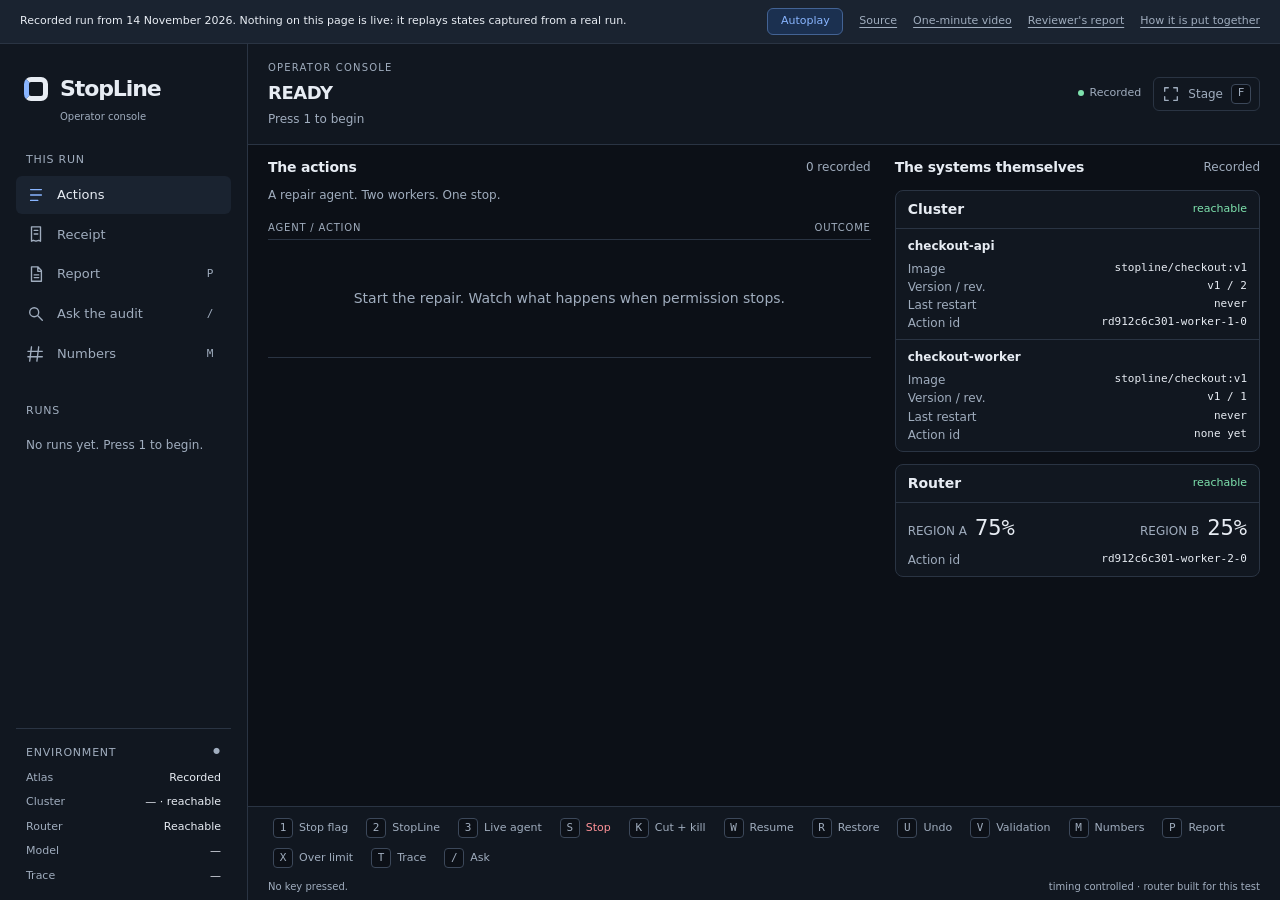
<file: docs/index.html>
<!doctype html>
<html lang="en">
<head>
  <meta charset="utf-8">
  <meta name="viewport" content="width=device-width, initial-scale=1">
  <title>StopLine — the stop and the receipt</title>
  <link rel="icon" href="data:,">
  <link rel="stylesheet" href="style.css">
  <link rel="stylesheet" href="pages.css">
  <script src="replay.js" defer></script>
  <script src="app.js" defer></script>
</head>
<body>
  <aside class="recording-bar" aria-label="Recorded demonstration">
    <p>Recorded run from 14 November 2026. Nothing on this page is live: it replays states captured from a real run.</p>
    <nav aria-label="Recording controls and links">
      <button id="autoplay" type="button" aria-pressed="false">Autoplay</button>
      <a href="https://github.com/Aly700/stopline">Source</a>
      <a href="https://www.youtube.com/watch?v=2440YfUVDkE">One-minute video</a>
      <a href="report.html">Reviewer's report</a>
      <a href="architecture.svg">How it is put together</a>
    </nav>
  </aside>
  <aside class="rail" aria-label="Workspace">
    <a class="brand" href="./" aria-label="StopLine home"><span class="brand-mark" aria-hidden="true"></span><span class="brand-copy">StopLine<small>Operator console</small></span></a>
    <nav class="run-nav" aria-label="This run">
      <h2 class="rail-heading">This run</h2>
      <button class="nav-item active" data-section="trace" title="Actions"><svg viewBox="0 0 20 20" aria-hidden="true"><path d="M4 4h12M4 10h12M4 16h8"/></svg><span>Actions</span></button>
      <button class="nav-item" data-section="receipt" title="Receipt"><svg viewBox="0 0 20 20" aria-hidden="true"><path d="M5 2h10v16l-2-1-3 1-3-1-2 1V2Zm3 4h4M8 10h4"/></svg><span>Receipt</span></button>
      <button class="nav-item" data-key="P" title="Report"><svg viewBox="0 0 20 20" aria-hidden="true"><path d="M5 2h7l4 4v12H5V2Zm7 0v5h4M8 11h5M8 14h5"/></svg><span>Report</span><kbd>P</kbd></button>
      <button class="nav-item" data-key="/" title="Ask the audit"><svg viewBox="0 0 20 20" aria-hidden="true"><circle cx="8" cy="8" r="5"/><path d="m12 12 5 5"/></svg><span>Ask the audit</span><kbd>/</kbd></button>
      <button class="nav-item" data-key="M" title="Numbers"><svg viewBox="0 0 20 20" aria-hidden="true"><path d="M5 2 3 18M13 2l-2 16M1 7h16M1 13h16"/></svg><span>Numbers</span><kbd>M</kbd></button>
    </nav>
    <section class="runs-section" aria-labelledby="runs-title"><h2 id="runs-title" class="rail-heading">Runs <span id="runs-count"></span></h2><div id="runs-list"><p class="quiet">Loading runs…</p></div></section>
    <section class="environment" aria-labelledby="environment-title"><h2 id="environment-title" class="rail-heading">Environment <span class="env-icon" aria-hidden="true">●</span></h2><dl><dt>Atlas</dt><dd id="env-atlas">Connecting</dd><dt>Cluster</dt><dd id="env-cluster">Pending</dd><dt>Router</dt><dd id="env-router">Pending</dd><dt>Model</dt><dd id="env-model">—</dd><dt>Trace</dt><dd id="env-trace">—</dd></dl></section>
  </aside>
  <div class="console">
    <header class="topbar">
      <div class="mode"><span class="eyebrow">Operator console</span><h1 id="mode">READY</h1><span id="run-label">Press 1 to begin</span></div>
      <div class="topbar-tools"><span id="connection" role="status">Connecting…</span><button id="ready-button" class="ready-button" hidden><span id="readiness" aria-live="polite"></span><kbd id="ready-key"></kbd></button><button id="stage-toggle" class="stage-toggle" aria-pressed="false" title="Toggle stage mode (F)"><svg viewBox="0 0 20 20" aria-hidden="true"><path d="M7 3H3v4m10-4h4v4M3 13v4h4m10-4v4h-4"/></svg><span>Stage</span><kbd>F</kbd></button></div>
    </header>
    <div id="history-banner" class="history-banner" hidden><span>Earlier run · read-only <span id="history-id"></span></span><button id="back-live">Back to live <span aria-hidden="true">→</span></button></div>
    <div class="workspace" id="workspace">
      <main id="main">
        <section class="trace" aria-labelledby="trace-title">
          <div class="section-heading"><h2 id="trace-title">The actions</h2><span id="action-count" class="quiet"></span></div>
          <p id="permission-note" class="permission-note">A repair agent. Two workers. One stop.</p>
          <div id="workers" class="workers"></div>
          <div class="table-heading" aria-hidden="true"><span>Agent / action</span><span>Outcome</span></div>
          <div id="trace" class="trace-rows" aria-live="polite"></div>
          <p id="omitted" class="quiet"></p>
        </section>
        <section class="targets" aria-labelledby="target-title">
          <div class="section-heading"><h2 id="target-title">The systems themselves</h2><span id="target-scope" class="quiet">Live</span></div>
          <div id="targets"><p class="quiet">Waiting for the systems…</p></div>
        </section>
      </main>
      <section id="receipt" class="receipt" aria-labelledby="receipt-title" hidden></section>
    </div>
    <aside id="validation-panel" role="status" hidden><strong>Database response</strong><pre id="validation-text"></pre></aside>
    <footer>
      <section id="ask-panel" aria-label="Ask the audit" hidden>
        <div class="ask-heading"><div><h2>Ask the audit</h2><p class="quiet">Search stored entries by meaning.</p></div><button type="button" id="ask-close">Close <kbd>Esc</kbd></button></div>
        <div id="ask-results" hidden><h3 id="ask-question"></h3><p id="ask-engine" class="quiet"></p><p id="ask-message" role="status"></p><div id="ask-rows"></div></div>
        <form id="ask-form"><input id="ask-input" aria-label="Ask the audit" placeholder="What did worker two do after the stop?" autocomplete="off"><button type="submit" class="primary">Search <kbd>↵</kbd></button></form>
      </section>
      <nav class="commands" aria-label="Demo keys">
        <button data-key="1"><kbd>1</kbd> Stop flag</button><button data-key="2"><kbd>2</kbd> StopLine</button><button data-key="3"><kbd>3</kbd> Live agent</button>
        <button data-key="S" class="stop-command"><kbd>S</kbd> Stop</button><button data-key="K"><kbd>K</kbd> Cut + kill</button><button data-key="W"><kbd>W</kbd> Resume</button><button data-key="R"><kbd>R</kbd> Restore</button><button data-key="U"><kbd>U</kbd> Undo</button><button data-key="V"><kbd>V</kbd> Validation</button><button data-key="M"><kbd>M</kbd> Numbers</button><button data-key="P"><kbd>P</kbd> Report</button><button data-key="X"><kbd>X</kbd> Over limit</button><button data-key="T"><kbd>T</kbd> Trace</button><button data-key="/"><kbd>/</kbd> Ask</button>
      </nav>
      <div class="footnote"><span id="key-status" role="status">No key pressed.</span><span id="context">Timing controlled · router built for this test</span></div>
    </footer>
  </div>
  <dialog id="chain-dialog" aria-labelledby="chain-title"><button class="close" data-close="chain-dialog">Close <kbd>Esc</kbd></button><span class="eyebrow">Audit evidence</span><h2 id="chain-title">This action’s permission</h2><div id="chain-content"></div></dialog>
  <dialog id="numbers-dialog" aria-labelledby="numbers-title"><button class="close" data-close="numbers-dialog">Close <kbd>Esc</kbd></button><span class="eyebrow">Verification</span><h2 id="numbers-title">The measured results</h2><div id="numbers-lines"></div><p id="numbers-note" class="quiet">measured on this laptop against Atlas</p></dialog>
</body>
</html>
</file>
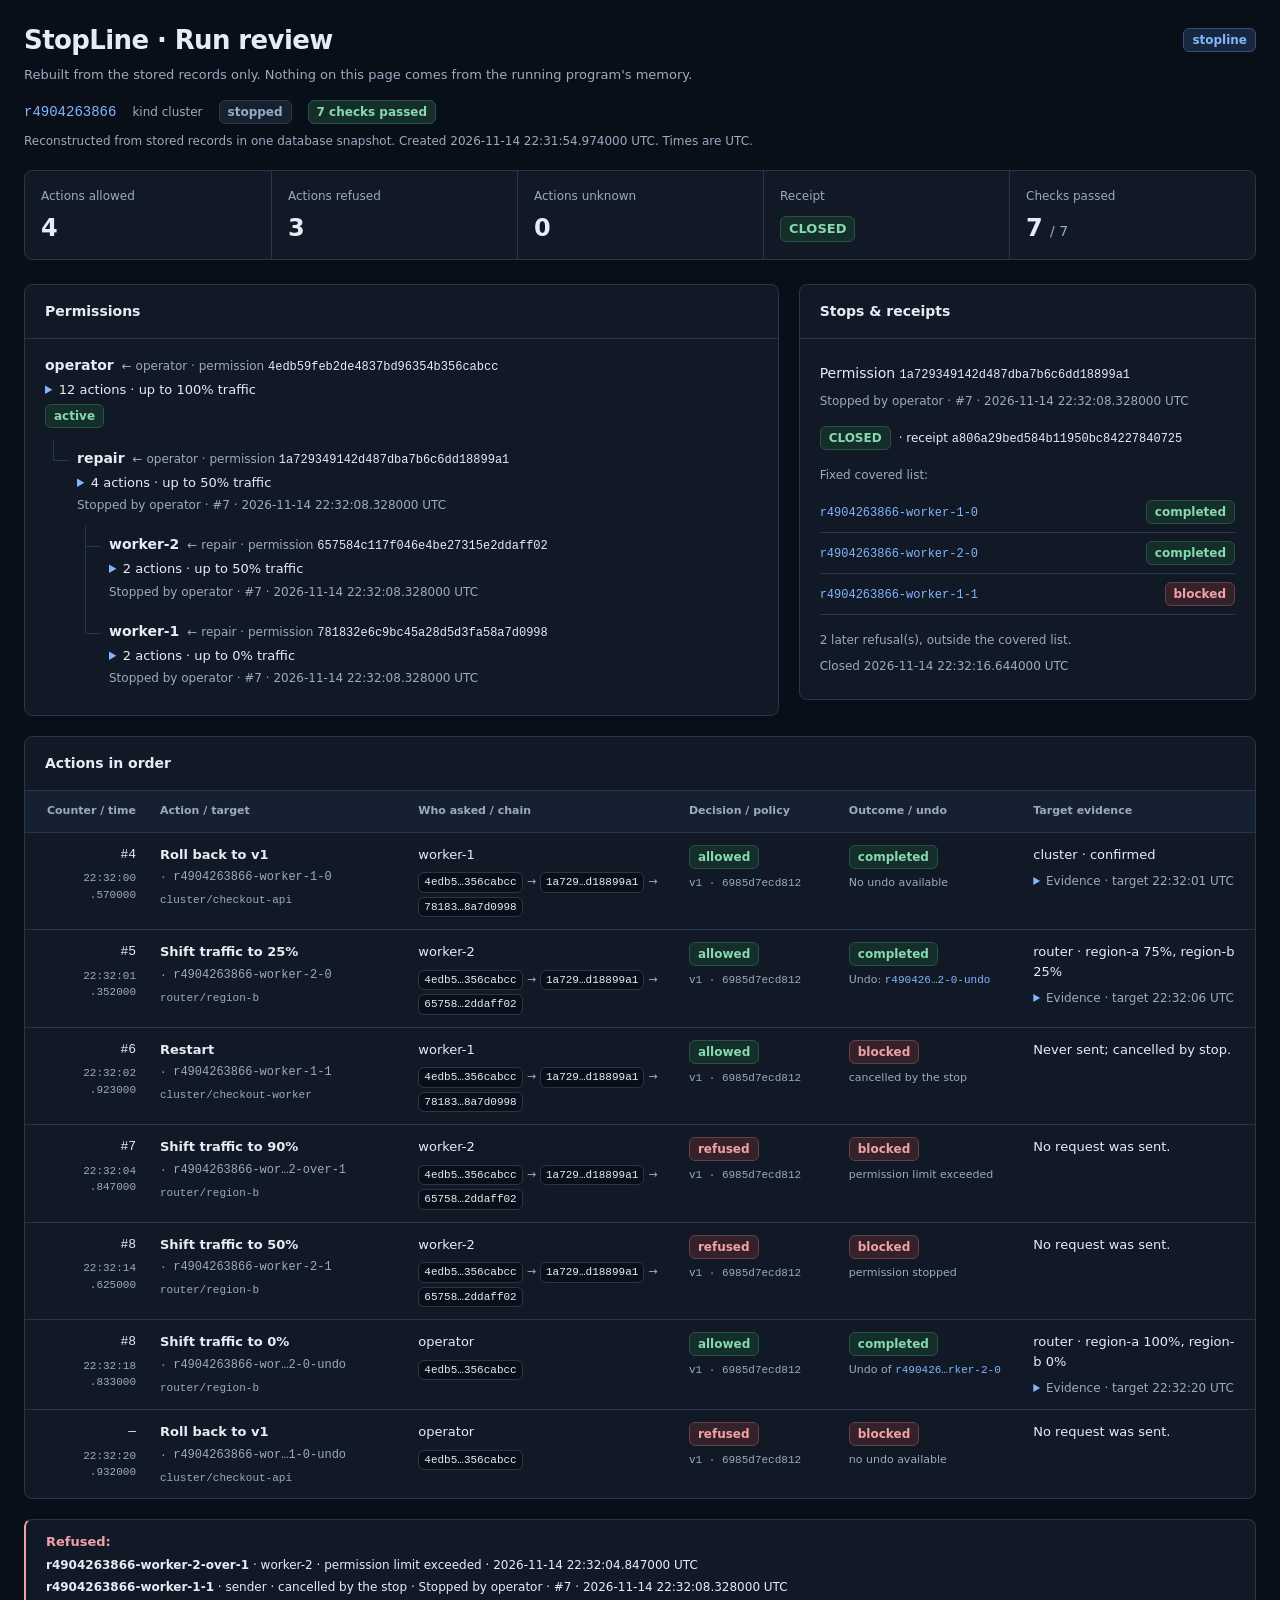
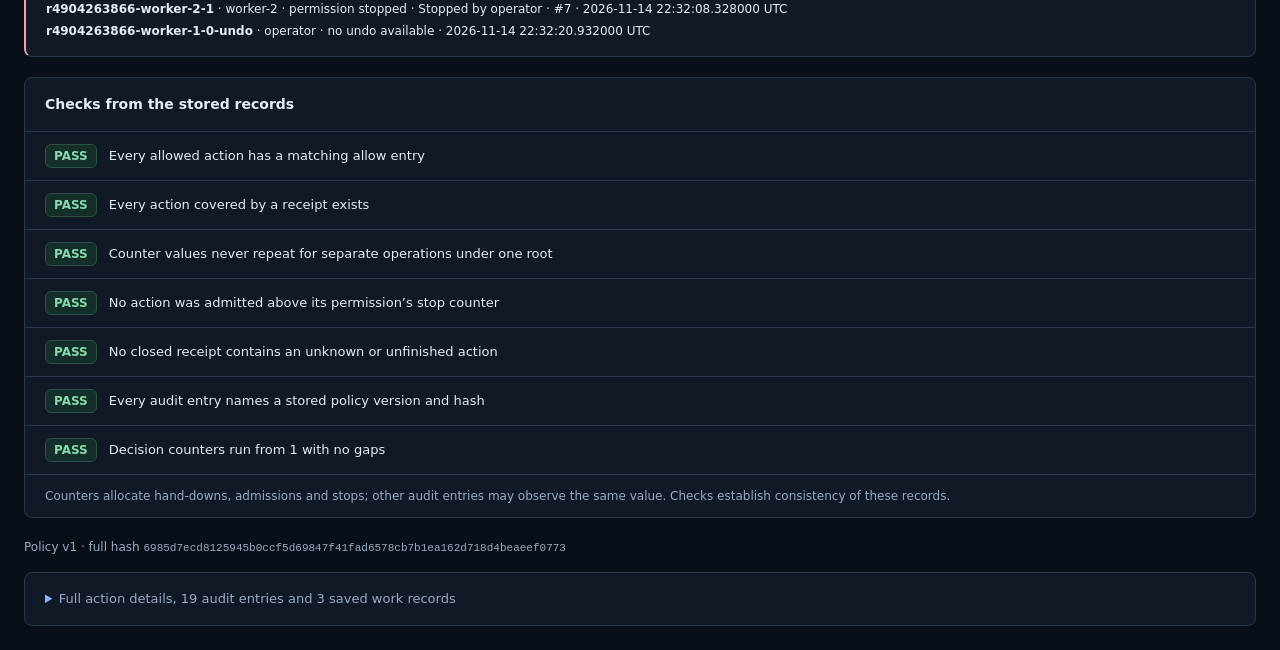
<file: docs/report.html>
<!doctype html><html lang="en"><head><link rel="icon" href="data:,"><meta charset="utf-8"><meta name="viewport" content="width=device-width,initial-scale=1"><title>StopLine · r4904263866</title><style>
:root{color-scheme:dark;--canvas:#090f19;--panel:#101925;--raised:#152131;
--line:#293649;--text:#e5ecf5;--muted:#9baac0;--blue:#83b5ff;
--green:#86d9b0;--green-bg:#142e29;--amber:#f0c781;--amber-bg:#352b1b;
--red:#f1a2a7;--red-bg:#352129;--mono:ui-monospace,SFMono-Regular,Consolas,"Liberation Mono",monospace}
*{box-sizing:border-box}body{margin:0;background:var(--canvas);color:var(--text);
font:14px/1.5 system-ui,-apple-system,BlinkMacSystemFont,"Segoe UI",sans-serif;font-variant-numeric:tabular-nums}
main{max-width:1680px;margin:auto;padding:32px 40px 48px}h1{font-size:26px;line-height:1.25;letter-spacing:-.6px;margin:0 0 8px;font-weight:650}
h2{font-size:14px;line-height:1.5;margin:0;font-weight:650}p{margin:8px 0}
header{margin-bottom:24px}.heading{display:flex;align-items:flex-start;justify-content:space-between;gap:24px}
.heading p{color:var(--muted);font-size:13px;margin:0}.heading>.chip{margin-top:4px}
.run-meta{display:flex;align-items:center;flex-wrap:wrap;gap:8px 16px;margin:16px 0 8px}
.run-id{color:var(--blue);font-size:14px}.meta,small{color:var(--muted);font-size:12px}
.summary{display:grid;grid-template-columns:repeat(5,minmax(0,1fr));margin:20px 0 0;
border:1px solid var(--line);border-radius:8px;background:var(--panel)}
.summary>div{padding:16px 20px;min-width:0}.summary>div+div{border-left:1px solid var(--line)}
.summary dt{font-size:12px;color:var(--muted);margin-bottom:8px}.summary dd{margin:0;font-size:24px;line-height:1.25;font-weight:600;letter-spacing:-.5px}
.summary dd small{font-size:14px;font-weight:400;letter-spacing:0}.summary .chip{font-size:13px;vertical-align:middle}
.summary-note{display:block;color:var(--muted);font-size:12px;font-weight:400;letter-spacing:0;line-height:1.5;margin-top:4px}
.top{display:grid;grid-template-columns:minmax(0,1.8fr) minmax(0,1fr);gap:20px;align-items:start}
section{min-width:0;margin-bottom:20px}.panel{border:1px solid var(--line);border-radius:8px;background:var(--panel)}
.section-heading{display:flex;align-items:center;justify-content:space-between;gap:16px;padding:16px 20px;border-bottom:1px solid var(--line)}
.panel-body{padding:16px 20px}.panel-body>:first-child{margin-top:0}.panel-body>:last-child{margin-bottom:0}
ul{padding-left:20px;margin:8px 0}.tree{list-style:none;padding:0;margin:0}
.tree ul{margin:0 0 0 8px;padding-left:24px}.tree li{position:relative;margin:0}
.tree ul>li:before{content:"";position:absolute;left:-24px;top:0;bottom:0;border-left:1px solid var(--line)}
.tree ul>li:last-child:before{height:20px}.tree ul>li:after{content:"";position:absolute;left:-24px;top:20px;width:16px;border-top:1px solid var(--line)}
.permission-node{padding:8px 0}.tree>.tree-root>.permission-node{padding-top:0}
.permission-title{display:flex;align-items:baseline;flex-wrap:wrap;gap:4px 8px}
.permission-title strong{font-size:14px;font-weight:600}.permission{font-size:12px;color:var(--muted)}
.permission code{color:var(--text)}.permission-node details{margin-top:4px}.permission-node summary{font-size:13px;color:var(--text)}
.scope{font-size:12px;color:var(--muted);overflow-wrap:anywhere}
.permission-stop{font-size:12px;color:var(--muted);margin:4px 0}.permission-stop .chip{margin-right:4px}
.receipt+.receipt{border-top:1px solid var(--line);margin-top:16px;padding-top:16px}
.receipt-status{display:flex;align-items:center;flex-wrap:wrap;gap:8px;font-size:12px;margin:16px 0}
.covered{list-style:none;padding:0;margin:8px 0 16px}.covered li{display:flex;align-items:baseline;justify-content:space-between;
gap:12px;padding:8px 0;border-bottom:1px solid var(--line);font-size:13px}.covered a{min-width:0;overflow-wrap:anywhere}
.covered .chip{flex-shrink:0}.receipt .meta{margin:8px 0}
.chip,.outcome{display:inline-block;max-width:100%;padding:2px 8px;border:1px solid var(--line);border-radius:6px;
background:var(--raised);color:var(--muted);font-size:12px;line-height:1.5;font-weight:600;letter-spacing:0;overflow-wrap:anywhere}
.chip.mode{color:var(--blue);border-color:#35517a;background:#17273e}
.chip.pass,.outcome.pass{color:var(--green);background:var(--green-bg);border-color:#2b5146}
.chip.unknown,.outcome.unknown{color:var(--amber);background:var(--amber-bg);border-color:#604d2d}
.chip.fail,.outcome.fail{color:var(--red);background:var(--red-bg);border-color:#64404b}
.pass{color:var(--green)}.unknown{color:var(--amber)}.fail{color:var(--red)}
table{border-collapse:separate;border-spacing:0;width:100%;table-layout:fixed;font-size:13px}
th{text-align:left;color:var(--muted);background:var(--raised);font-size:11px;font-weight:600;position:sticky;top:0;z-index:2}
th,td{padding:12px;vertical-align:top;border-bottom:1px solid var(--line);overflow-wrap:anywhere}
th:first-child,td:first-child{padding-left:20px;text-align:right}th:last-child,td:last-child{padding-right:20px}
th:nth-child(1){width:10%}th:nth-child(2){width:21%}th:nth-child(3){width:22%}th:nth-child(4){width:13%}
th:nth-child(5){width:15%}th:nth-child(6){width:19%}tbody tr:last-child td{border-bottom:0}
tbody tr:hover{background:var(--raised)}tr:target{background:var(--raised);outline:2px solid var(--blue);outline-offset:-2px;scroll-margin-top:48px}
td small{font-size:11px;display:block;margin-top:6px;line-height:1.5}td small code{font-size:11px}td:first-child{font-family:var(--mono);font-size:13px}
td:first-child small{font-size:11px}.action-name{display:block;font-weight:600}.action-id{display:block;margin-top:4px;font-size:11px;color:var(--muted);font-family:var(--mono)}
.target{font-family:var(--mono);color:var(--muted)}.chain{display:flex;align-items:center;flex-wrap:wrap;gap:4px;margin-top:8px}
.chain code{padding:1px 5px;border:1px solid var(--line);border-radius:6px;background:var(--canvas);font-size:11px}
.chain-arrow{color:var(--muted);font-size:11px}.policy-ref{font-family:var(--mono)}
.checks{list-style:none;padding:0;margin:0}.checks>li{padding:12px 20px;border-bottom:1px solid var(--line)}
.checks>li:last-child{border-bottom:0}.check-line{display:flex;align-items:baseline;gap:12px;font-size:13px;overflow-wrap:anywhere}
.check-line>.chip{flex-shrink:0;min-width:48px;text-align:center}.checks ul{margin:8px 0 0 60px;font-size:12px;overflow-wrap:anywhere}
.checks-note{padding:12px 20px;border-top:1px solid var(--line);margin:0}
a{color:var(--blue);text-decoration:none;text-underline-offset:3px}a:hover{text-decoration:underline}
code,pre{font-family:var(--mono);font-size:12px;overflow-wrap:anywhere}
details{margin-top:8px;min-width:0}summary{cursor:pointer;font-size:12px;color:var(--muted);width:fit-content;max-width:100%}
summary:hover{color:var(--text)}summary::marker{color:var(--blue)}details[open]>summary{margin-bottom:8px;color:var(--text)}
pre{white-space:pre-wrap;word-break:break-word;font-size:11px;line-height:1.6;padding:12px;border:1px solid var(--line);border-radius:6px;background:var(--canvas);margin:8px 0 0}
.records{border:1px solid var(--line);border-radius:8px;padding:16px 20px;background:var(--panel);margin-top:16px}
.records>summary{font-size:13px}.refusals{padding:12px 20px;border-left:2px solid var(--red)}
.refusals h2{font-size:13px;color:var(--red)}.refusals p{font-size:12px;margin:4px 0;overflow-wrap:anywhere}
.policy{font-size:12px;color:var(--muted);margin:8px 0}.policy code{font-size:11px}
:focus-visible{outline:2px solid var(--blue);outline-offset:4px;border-radius:2px}
@media(max-width:1320px){main{padding:24px}.summary>div{padding:16px}.top{grid-template-columns:minmax(0,1.65fr) minmax(0,1fr)}}
@media(max-width:900px){main{padding:16px}.top{grid-template-columns:1fr;gap:0}.summary>div{padding:12px}.summary dd{font-size:20px}
th,td{padding:8px 6px}th:first-child,td:first-child{padding-left:8px}th:last-child,td:last-child{padding-right:8px}.chain{gap:2px}}
@media(max-width:600px){.heading{gap:12px}h1{font-size:22px}.summary{grid-template-columns:repeat(2,minmax(0,1fr))}
.summary>div+div{border-left:0}.summary>div{border-bottom:1px solid var(--line)}.summary>div:last-child{border-bottom:0}
.summary>div:nth-child(even){border-left:1px solid var(--line)}.panel-body,.section-heading{padding:12px}
table{font-size:11px}th{font-size:10px}.chip,.outcome{padding:2px 4px;font-size:11px}.checks>li{padding:12px}}
@media print{@page{size:A4 landscape;margin:10mm}
:root{color-scheme:light;--canvas:#fff;--panel:#fff;--raised:#f2f4f6;--line:#c4cbd3;--text:#18212b;--muted:#465360;
--blue:#174a7a;--green:#205a36;--green-bg:#edf6ef;--amber:#745013;--amber-bg:#faf4e8;--red:#8e2931;--red-bg:#f9edef}
main{padding:0;max-width:none}body{font-size:11px}header{margin-bottom:12px}h1{font-size:22px}
.heading p,.run-id{font-size:12px}.summary{margin-top:12px}.summary>div{padding:8px 12px}.summary dd{font-size:20px}
section{margin-bottom:12px}.top{grid-template-columns:minmax(0,1.8fr) minmax(0,1fr);gap:12px}
.panel-body,.section-heading{padding:12px}.permission-node{padding:8px 0}
th{position:static}th,td{padding:8px}thead{display:table-header-group}tr,.permission-node,.receipt,.checks>li{break-inside:avoid}
.chip.mode{background:var(--raised);color:var(--blue);border-color:var(--line)}
.chip,.outcome{border-color:var(--line)!important}a{color:inherit;text-decoration:none}.checks>li{padding:8px 12px}
.records{padding:12px}.policy code{font-size:10px}}
</style></head><body><main><header><div class="heading"><div><h1>StopLine · Run review</h1><p>Rebuilt from the stored records only. Nothing on this page comes from the running program's memory.</p></div><span class="chip mode">stopline</span></div><p class="run-meta"><code class="run-id">r4904263866</code><span class="meta">kind cluster</span><span class="chip ">stopped</span><span class="chip pass">7 checks passed</span></p><p class="meta">Reconstructed from stored records in one database snapshot. Created 2026-11-14 22:31:54.974000 UTC. Times are UTC.</p><dl class="summary"><div><dt>Actions allowed</dt><dd>4</dd></div><div><dt>Actions refused</dt><dd>3</dd></div><div><dt>Actions unknown</dt><dd class="">0</dd></div><div><dt>Receipt</dt><dd><span class="chip pass">CLOSED</span></dd></div><div><dt>Checks passed</dt><dd>7 <small>/ 7</small></dd></div></dl></header><div class="top"><section class="panel"><div class="section-heading"><h2>Permissions</h2></div><div class="panel-body"><ul class="tree"><li class="tree-root"><div class="permission-node"><div class="permission-title"><strong>operator</strong> <span class="permission">← operator · permission <code>4edb59feb2de4837bd96354b356cabcc</code></span></div><details><summary>12 actions · up to 100% traffic</summary><div class="scope">Tools: restart, rollback, shift_traffic · Targets: cluster/checkout-api, cluster/checkout-worker, router/region-b</div><div class="scope">Until 2026-11-14 23:31:55.489000 UTC</div></details><p class="permission-stop"><span class="chip pass">active</span></p></div><ul class="tree"><li class="tree-child"><div class="permission-node"><div class="permission-title"><strong>repair</strong> <span class="permission">← operator · permission <code>1a729349142d487dba7b6c6dd18899a1</code></span></div><details><summary>4 actions · up to 50% traffic</summary><div class="scope">Tools: restart, rollback, shift_traffic · Targets: cluster/checkout-api, cluster/checkout-worker, router/region-b</div><div class="scope">Until 2026-11-14 23:01:55.760000 UTC</div></details><p class="permission-stop">Stopped by operator · #7 · 2026-11-14 22:32:08.328000 UTC</p></div><ul class="tree"><li class="tree-child"><div class="permission-node"><div class="permission-title"><strong>worker-2</strong> <span class="permission">← repair · permission <code>657584c117f046e4be27315e2ddaff02</code></span></div><details><summary>2 actions · up to 50% traffic</summary><div class="scope">Tools: shift_traffic · Targets: router/region-b</div><div class="scope">Until 2026-11-14 22:46:57.851000 UTC</div></details><p class="permission-stop">Stopped by operator · #7 · 2026-11-14 22:32:08.328000 UTC</p></div></li><li class="tree-child"><div class="permission-node"><div class="permission-title"><strong>worker-1</strong> <span class="permission">← repair · permission <code>781832e6c9bc45a28d5d3fa58a7d0998</code></span></div><details><summary>2 actions · up to 0% traffic</summary><div class="scope">Tools: restart, rollback · Targets: cluster/checkout-api, cluster/checkout-worker</div><div class="scope">Until 2026-11-14 22:46:57.223000 UTC</div></details><p class="permission-stop">Stopped by operator · #7 · 2026-11-14 22:32:08.328000 UTC</p></div></li></ul></li></ul></li></ul></div></section><section class="panel stop"><div class="section-heading"><h2>Stops &amp; receipts</h2></div><div class="panel-body"><div class="receipt"><p>Permission <code>1a729349142d487dba7b6c6dd18899a1</code></p><p class="meta">Stopped by operator · #7 · 2026-11-14 22:32:08.328000 UTC</p><p class="receipt-status"><span class="chip pass">CLOSED</span> <span>· receipt <code>a806a29bed584b11950bc84227840725</code></span></p><p class="meta">Fixed covered list:</p><ul class="covered"><li><a href="#action-2c61b26e194cb498"><code>r4904263866-worker-1-0</code></a> <span class="chip pass">completed</span></li><li><a href="#action-caa52760f859f2de"><code>r4904263866-worker-2-0</code></a> <span class="chip pass">completed</span></li><li><a href="#action-9c4f3e5830183d55"><code>r4904263866-worker-1-1</code></a> <span class="chip fail">blocked</span></li></ul><p class="meta">2 later refusal(s), outside the covered list.</p><p class="meta">Closed 2026-11-14 22:32:16.644000 UTC</p></div></div></section></div><section class="panel"><div class="section-heading"><h2>Actions in order</h2></div><table><thead><tr><th scope="col">Counter / time</th><th scope="col">Action / target</th><th scope="col">Who asked / chain</th><th scope="col">Decision / policy</th><th scope="col">Outcome / undo</th><th scope="col">Target evidence</th></tr></thead><tbody><tr id="action-2c61b26e194cb498"><td>#4<small>22:32:00<wbr>.570000</small></td><td><span class="action-name">Roll back to v1</span><span class="action-id">· <code title="r4904263866-worker-1-0">r4904263866-worker-1-0</code></span><small class="target">cluster/checkout-api</small></td><td>worker-1<div class="chain"><code title="4edb59feb2de4837bd96354b356cabcc">4edb5…356cabcc</code><span class="chain-arrow">→</span><code title="1a729349142d487dba7b6c6dd18899a1">1a729…d18899a1</code><span class="chain-arrow">→</span><code title="781832e6c9bc45a28d5d3fa58a7d0998">78183…8a7d0998</code></div></td><td><span class="chip pass">allowed</span><small class="policy-ref">v1 · <span title="6985d7ecd8125945b0ccf5d69847f41fad6578cb7b1ea162d718d4beaeef0773">6985d7ecd812</span></small></td><td><span class="outcome pass">completed</span><small></small><small>No undo available</small></td><td>cluster · confirmed<details><summary>Evidence · target 22:32:01 UTC</summary><pre>{
  &quot;action_id&quot;: &quot;r4904263866-worker-1-0&quot;,
  &quot;system&quot;: &quot;cluster&quot;,
  &quot;at_epoch&quot;: 1794695521.888214,
  &quot;deployment&quot;: &quot;checkout-api&quot;,
  &quot;generation&quot;: 2,
  &quot;image&quot;: &quot;stopline/checkout:v1&quot;
}</pre></details></td></tr><tr id="action-caa52760f859f2de"><td>#5<small>22:32:01<wbr>.352000</small></td><td><span class="action-name">Shift traffic to 25%</span><span class="action-id">· <code title="r4904263866-worker-2-0">r4904263866-worker-2-0</code></span><small class="target">router/region-b</small></td><td>worker-2<div class="chain"><code title="4edb59feb2de4837bd96354b356cabcc">4edb5…356cabcc</code><span class="chain-arrow">→</span><code title="1a729349142d487dba7b6c6dd18899a1">1a729…d18899a1</code><span class="chain-arrow">→</span><code title="657584c117f046e4be27315e2ddaff02">65758…2ddaff02</code></div></td><td><span class="chip pass">allowed</span><small class="policy-ref">v1 · <span title="6985d7ecd8125945b0ccf5d69847f41fad6578cb7b1ea162d718d4beaeef0773">6985d7ecd812</span></small></td><td><span class="outcome pass">completed</span><small></small><small>Undo: <a href="#action-a2e45423a0befc3d"><code title="r4904263866-worker-2-0-undo">r490426…2-0-undo</code></a></small></td><td>router · region-a 75%, region-b 25%<details><summary>Evidence · target 22:32:06 UTC</summary><pre>{
  &quot;action_id&quot;: &quot;r4904263866-worker-2-0&quot;,
  &quot;system&quot;: &quot;router&quot;,
  &quot;at_epoch&quot;: 1794695526.902803,
  &quot;applied&quot;: true,
  &quot;reason&quot;: &quot;ok&quot;,
  &quot;before&quot;: {
    &quot;region-a&quot;: 100,
    &quot;region-b&quot;: 0
  },
  &quot;weights&quot;: {
    &quot;region-a&quot;: 75,
    &quot;region-b&quot;: 25
  },
  &quot;log_id&quot;: 1
}</pre></details></td></tr><tr id="action-9c4f3e5830183d55"><td>#6<small>22:32:02<wbr>.923000</small></td><td><span class="action-name">Restart</span><span class="action-id">· <code title="r4904263866-worker-1-1">r4904263866-worker-1-1</code></span><small class="target">cluster/checkout-worker</small></td><td>worker-1<div class="chain"><code title="4edb59feb2de4837bd96354b356cabcc">4edb5…356cabcc</code><span class="chain-arrow">→</span><code title="1a729349142d487dba7b6c6dd18899a1">1a729…d18899a1</code><span class="chain-arrow">→</span><code title="781832e6c9bc45a28d5d3fa58a7d0998">78183…8a7d0998</code></div></td><td><span class="chip pass">allowed</span><small class="policy-ref">v1 · <span title="6985d7ecd8125945b0ccf5d69847f41fad6578cb7b1ea162d718d4beaeef0773">6985d7ecd812</span></small></td><td><span class="outcome fail">blocked</span><small>cancelled by the stop</small></td><td>Never sent; cancelled by stop.</td></tr><tr id="action-0c1d236b41a001a2"><td>#7<small>22:32:04<wbr>.847000</small></td><td><span class="action-name">Shift traffic to 90%</span><span class="action-id">· <code title="r4904263866-worker-2-over-1">r4904263866-wor…2-over-1</code></span><small class="target">router/region-b</small></td><td>worker-2<div class="chain"><code title="4edb59feb2de4837bd96354b356cabcc">4edb5…356cabcc</code><span class="chain-arrow">→</span><code title="1a729349142d487dba7b6c6dd18899a1">1a729…d18899a1</code><span class="chain-arrow">→</span><code title="657584c117f046e4be27315e2ddaff02">65758…2ddaff02</code></div></td><td><span class="chip fail">refused</span><small class="policy-ref">v1 · <span title="6985d7ecd8125945b0ccf5d69847f41fad6578cb7b1ea162d718d4beaeef0773">6985d7ecd812</span></small></td><td><span class="outcome fail">blocked</span><small>permission limit exceeded</small></td><td>No request was sent.</td></tr><tr id="action-10c99fd57ff53a82"><td>#8<small>22:32:14<wbr>.625000</small></td><td><span class="action-name">Shift traffic to 50%</span><span class="action-id">· <code title="r4904263866-worker-2-1">r4904263866-worker-2-1</code></span><small class="target">router/region-b</small></td><td>worker-2<div class="chain"><code title="4edb59feb2de4837bd96354b356cabcc">4edb5…356cabcc</code><span class="chain-arrow">→</span><code title="1a729349142d487dba7b6c6dd18899a1">1a729…d18899a1</code><span class="chain-arrow">→</span><code title="657584c117f046e4be27315e2ddaff02">65758…2ddaff02</code></div></td><td><span class="chip fail">refused</span><small class="policy-ref">v1 · <span title="6985d7ecd8125945b0ccf5d69847f41fad6578cb7b1ea162d718d4beaeef0773">6985d7ecd812</span></small></td><td><span class="outcome fail">blocked</span><small>permission stopped</small></td><td>No request was sent.</td></tr><tr id="action-a2e45423a0befc3d"><td>#8<small>22:32:18<wbr>.833000</small></td><td><span class="action-name">Shift traffic to 0%</span><span class="action-id">· <code title="r4904263866-worker-2-0-undo">r4904263866-wor…2-0-undo</code></span><small class="target">router/region-b</small></td><td>operator<div class="chain"><code title="4edb59feb2de4837bd96354b356cabcc">4edb5…356cabcc</code></div></td><td><span class="chip pass">allowed</span><small class="policy-ref">v1 · <span title="6985d7ecd8125945b0ccf5d69847f41fad6578cb7b1ea162d718d4beaeef0773">6985d7ecd812</span></small></td><td><span class="outcome pass">completed</span><small></small><small>Undo of <a href="#action-caa52760f859f2de"><code title="r4904263866-worker-2-0">r490426…rker-2-0</code></a></small></td><td>router · region-a 100%, region-b 0%<details><summary>Evidence · target 22:32:20 UTC</summary><pre>{
  &quot;action_id&quot;: &quot;r4904263866-worker-2-0-undo&quot;,
  &quot;system&quot;: &quot;router&quot;,
  &quot;at_epoch&quot;: 1794695540.173027,
  &quot;applied&quot;: true,
  &quot;reason&quot;: &quot;ok&quot;,
  &quot;before&quot;: {
    &quot;region-a&quot;: 75,
    &quot;region-b&quot;: 25
  },
  &quot;weights&quot;: {
    &quot;region-a&quot;: 100,
    &quot;region-b&quot;: 0
  },
  &quot;log_id&quot;: 2
}</pre></details></td></tr><tr id="action-5e7600460178c0ec"><td>—<small>22:32:20<wbr>.932000</small></td><td><span class="action-name">Roll back to v1</span><span class="action-id">· <code title="r4904263866-worker-1-0-undo">r4904263866-wor…1-0-undo</code></span><small class="target">cluster/checkout-api</small></td><td>operator<div class="chain"><code title="4edb59feb2de4837bd96354b356cabcc">4edb5…356cabcc</code></div></td><td><span class="chip fail">refused</span><small class="policy-ref">v1 · <span title="6985d7ecd8125945b0ccf5d69847f41fad6578cb7b1ea162d718d4beaeef0773">6985d7ecd812</span></small></td><td><span class="outcome fail">blocked</span><small>no undo available</small></td><td>No request was sent.</td></tr></tbody></table></section><section class="panel refusals"><h2>Refused: </h2><p><strong>r4904263866-worker-2-over-1</strong> · worker-2 · permission limit exceeded · 2026-11-14 22:32:04.847000 UTC</p><p><strong>r4904263866-worker-1-1</strong> · sender · cancelled by the stop · Stopped by operator · #7 · 2026-11-14 22:32:08.328000 UTC</p><p><strong>r4904263866-worker-2-1</strong> · worker-2 · permission stopped · Stopped by operator · #7 · 2026-11-14 22:32:08.328000 UTC</p><p><strong>r4904263866-worker-1-0-undo</strong> · operator · no undo available · 2026-11-14 22:32:20.932000 UTC</p></section><section class="panel"><div class="section-heading"><h2>Checks from the stored records</h2></div><ul class="checks"><li><div class="check-line"><strong class="chip pass">PASS</strong> <span>Every allowed action has a matching allow entry</span></div></li><li><div class="check-line"><strong class="chip pass">PASS</strong> <span>Every action covered by a receipt exists</span></div></li><li><div class="check-line"><strong class="chip pass">PASS</strong> <span>Counter values never repeat for separate operations under one root</span></div></li><li><div class="check-line"><strong class="chip pass">PASS</strong> <span>No action was admitted above its permission’s stop counter</span></div></li><li><div class="check-line"><strong class="chip pass">PASS</strong> <span>No closed receipt contains an unknown or unfinished action</span></div></li><li><div class="check-line"><strong class="chip pass">PASS</strong> <span>Every audit entry names a stored policy version and hash</span></div></li><li><div class="check-line"><strong class="chip pass">PASS</strong> <span>Decision counters run from 1 with no gaps</span></div></li></ul><p class="meta checks-note">Counters allocate hand-downs, admissions and stops; other audit entries may observe the same value. Checks establish consistency of these records.</p></section><p class="policy">Policy v1 · full hash <code>6985d7ecd8125945b0ccf5d69847f41fad6578cb7b1ea162d718d4beaeef0773</code></p><details class="records"><summary>Full action details, 19 audit entries and 3 saved work records</summary><pre>{
  &quot;actions&quot;: [
    {
      &quot;_id&quot;: &quot;r4904263866-worker-1-0&quot;,
      &quot;run_id&quot;: &quot;r4904263866&quot;,
      &quot;mode&quot;: &quot;stopline&quot;,
      &quot;root_id&quot;: &quot;4edb59feb2de4837bd96354b356cabcc&quot;,
      &quot;permission_id&quot;: &quot;781832e6c9bc45a28d5d3fa58a7d0998&quot;,
      &quot;chain&quot;: [
        {
          &quot;permission_id&quot;: &quot;4edb59feb2de4837bd96354b356cabcc&quot;,
          &quot;holder&quot;: &quot;person:operator&quot;,
          &quot;grantor&quot;: &quot;person:operator&quot;,
          &quot;missing&quot;: false
        },
        {
          &quot;permission_id&quot;: &quot;1a729349142d487dba7b6c6dd18899a1&quot;,
          &quot;holder&quot;: &quot;agent:repair&quot;,
          &quot;grantor&quot;: &quot;person:operator&quot;,
          &quot;missing&quot;: false
        },
        {
          &quot;permission_id&quot;: &quot;781832e6c9bc45a28d5d3fa58a7d0998&quot;,
          &quot;holder&quot;: &quot;agent:worker-1&quot;,
          &quot;grantor&quot;: &quot;agent:repair&quot;,
          &quot;missing&quot;: false
        }
      ],
      &quot;principal&quot;: &quot;agent:worker-1&quot;,
      &quot;tool&quot;: &quot;rollback&quot;,
      &quot;target&quot;: &quot;cluster/checkout-api&quot;,
      &quot;args&quot;: {
        &quot;to_version&quot;: &quot;v1&quot;
      },
      &quot;args_hash&quot;: &quot;47adea3ac5d5dd7b2db682d365dd251397cc7c35687f860bff4f6207b2967f23&quot;,
      &quot;admitted_seq&quot;: 4,
      &quot;state&quot;: &quot;applied&quot;,
      &quot;evidence&quot;: {
        &quot;action_id&quot;: &quot;r4904263866-worker-1-0&quot;,
        &quot;system&quot;: &quot;cluster&quot;,
        &quot;at_epoch&quot;: 1794695521.888214,
        &quot;deployment&quot;: &quot;checkout-api&quot;,
        &quot;generation&quot;: 2,
        &quot;image&quot;: &quot;stopline/checkout:v1&quot;
      },
      &quot;reverses&quot;: null,
      &quot;undo&quot;: &quot;no_undo&quot;,
      &quot;policy_version&quot;: 1,
      &quot;policy_hash&quot;: &quot;6985d7ecd8125945b0ccf5d69847f41fad6578cb7b1ea162d718d4beaeef0773&quot;,
      &quot;claimed_by&quot;: &quot;sender&quot;,
      &quot;admitted_at&quot;: &quot;2026-11-14T22:32:00.570000Z&quot;,
      &quot;sent_at&quot;: &quot;2026-11-14T22:32:01.099000Z&quot;,
      &quot;finished_at&quot;: &quot;2026-11-14T22:32:02.062000Z&quot;,
      &quot;action_id&quot;: &quot;r4904263866-worker-1-0&quot;,
      &quot;permission_id&quot;: &quot;781832e6c9bc45a28d5d3fa58a7d0998&quot;,
      &quot;chain_ids&quot;: [
        &quot;4edb59feb2de4837bd96354b356cabcc&quot;,
        &quot;1a729349142d487dba7b6c6dd18899a1&quot;,
        &quot;781832e6c9bc45a28d5d3fa58a7d0998&quot;
      ],
      &quot;decision&quot;: &quot;allowed&quot;,
      &quot;counter&quot;: 4,
      &quot;at&quot;: &quot;2026-11-14T22:32:00.570000Z&quot;,
      &quot;outcome&quot;: &quot;completed&quot;,
      &quot;reason&quot;: &quot;ok&quot;,
      &quot;stopped&quot;: null,
      &quot;undone_by&quot;: [],
      &quot;audit&quot;: [
        {
          &quot;_id&quot;: &quot;6af8e160db104b13d79c33a4&quot;,
          &quot;run_id&quot;: &quot;r4904263866&quot;,
          &quot;kind&quot;: &quot;allow&quot;,
          &quot;principal&quot;: &quot;agent:worker-1&quot;,
          &quot;permission_id&quot;: &quot;781832e6c9bc45a28d5d3fa58a7d0998&quot;,
          &quot;root_id&quot;: &quot;4edb59feb2de4837bd96354b356cabcc&quot;,
          &quot;action_id&quot;: &quot;r4904263866-worker-1-0&quot;,
          &quot;policy_version&quot;: 1,
          &quot;policy_hash&quot;: &quot;6985d7ecd8125945b0ccf5d69847f41fad6578cb7b1ea162d718d4beaeef0773&quot;,
          &quot;reason&quot;: &quot;ok&quot;,
          &quot;seq&quot;: 4,
          &quot;at&quot;: &quot;2026-11-14T22:32:00.570000Z&quot;,
          &quot;detail&quot;: {
            &quot;tool&quot;: &quot;rollback&quot;,
            &quot;target&quot;: &quot;cluster/checkout-api&quot;,
            &quot;args&quot;: {
              &quot;to_version&quot;: &quot;v1&quot;
            },
            &quot;chain&quot;: [
              &quot;4edb59feb2de4837bd96354b356cabcc&quot;,
              &quot;1a729349142d487dba7b6c6dd18899a1&quot;,
              &quot;781832e6c9bc45a28d5d3fa58a7d0998&quot;
            ]
          }
        },
        {
          &quot;_id&quot;: &quot;6af8e1615be913aa78ab2743&quot;,
          &quot;run_id&quot;: &quot;r4904263866&quot;,
          &quot;kind&quot;: &quot;claim&quot;,
          &quot;principal&quot;: &quot;sender&quot;,
          &quot;permission_id&quot;: &quot;781832e6c9bc45a28d5d3fa58a7d0998&quot;,
          &quot;root_id&quot;: &quot;4edb59feb2de4837bd96354b356cabcc&quot;,
          &quot;action_id&quot;: &quot;r4904263866-worker-1-0&quot;,
          &quot;policy_version&quot;: 1,
          &quot;policy_hash&quot;: &quot;6985d7ecd8125945b0ccf5d69847f41fad6578cb7b1ea162d718d4beaeef0773&quot;,
          &quot;reason&quot;: &quot;ok&quot;,
          &quot;seq&quot;: 4,
          &quot;at&quot;: &quot;2026-11-14T22:32:01.099000Z&quot;,
          &quot;detail&quot;: {}
        },
        {
          &quot;_id&quot;: &quot;6af8e1625be913aa78ab2744&quot;,
          &quot;run_id&quot;: &quot;r4904263866&quot;,
          &quot;kind&quot;: &quot;outcome&quot;,
          &quot;principal&quot;: &quot;agent:worker-1&quot;,
          &quot;permission_id&quot;: &quot;781832e6c9bc45a28d5d3fa58a7d0998&quot;,
          &quot;root_id&quot;: &quot;4edb59feb2de4837bd96354b356cabcc&quot;,
          &quot;action_id&quot;: &quot;r4904263866-worker-1-0&quot;,
          &quot;policy_version&quot;: 1,
          &quot;policy_hash&quot;: &quot;6985d7ecd8125945b0ccf5d69847f41fad6578cb7b1ea162d718d4beaeef0773&quot;,
          &quot;reason&quot;: &quot;ok&quot;,
          &quot;seq&quot;: 5,
          &quot;at&quot;: &quot;2026-11-14T22:32:02.062000Z&quot;,
          &quot;detail&quot;: {
            &quot;state&quot;: &quot;applied&quot;,
            &quot;evidence&quot;: {
              &quot;action_id&quot;: &quot;r4904263866-worker-1-0&quot;,
              &quot;system&quot;: &quot;cluster&quot;,
              &quot;at_epoch&quot;: 1794695521.888214,
              &quot;deployment&quot;: &quot;checkout-api&quot;,
              &quot;generation&quot;: 2,
              &quot;image&quot;: &quot;stopline/checkout:v1&quot;
            }
          }
        }
      ]
    },
    {
      &quot;_id&quot;: &quot;r4904263866-worker-2-0&quot;,
      &quot;run_id&quot;: &quot;r4904263866&quot;,
      &quot;mode&quot;: &quot;stopline&quot;,
      &quot;root_id&quot;: &quot;4edb59feb2de4837bd96354b356cabcc&quot;,
      &quot;permission_id&quot;: &quot;657584c117f046e4be27315e2ddaff02&quot;,
      &quot;chain&quot;: [
        {
          &quot;permission_id&quot;: &quot;4edb59feb2de4837bd96354b356cabcc&quot;,
          &quot;holder&quot;: &quot;person:operator&quot;,
          &quot;grantor&quot;: &quot;person:operator&quot;,
          &quot;missing&quot;: false
        },
        {
          &quot;permission_id&quot;: &quot;1a729349142d487dba7b6c6dd18899a1&quot;,
          &quot;holder&quot;: &quot;agent:repair&quot;,
          &quot;grantor&quot;: &quot;person:operator&quot;,
          &quot;missing&quot;: false
        },
        {
          &quot;permission_id&quot;: &quot;657584c117f046e4be27315e2ddaff02&quot;,
          &quot;holder&quot;: &quot;agent:worker-2&quot;,
          &quot;grantor&quot;: &quot;agent:repair&quot;,
          &quot;missing&quot;: false
        }
      ],
      &quot;principal&quot;: &quot;agent:worker-2&quot;,
      &quot;tool&quot;: &quot;shift_traffic&quot;,
      &quot;target&quot;: &quot;router/region-b&quot;,
      &quot;args&quot;: {
        &quot;percent&quot;: 25
      },
      &quot;args_hash&quot;: &quot;86d181464952e6a56ba4e52760491d6b96fcc32984054e3a6195f585f8a17a90&quot;,
      &quot;admitted_seq&quot;: 5,
      &quot;state&quot;: &quot;applied&quot;,
      &quot;evidence&quot;: {
        &quot;action_id&quot;: &quot;r4904263866-worker-2-0&quot;,
        &quot;system&quot;: &quot;router&quot;,
        &quot;at_epoch&quot;: 1794695526.902803,
        &quot;applied&quot;: true,
        &quot;reason&quot;: &quot;ok&quot;,
        &quot;before&quot;: {
          &quot;region-a&quot;: 100,
          &quot;region-b&quot;: 0
        },
        &quot;weights&quot;: {
          &quot;region-a&quot;: 75,
          &quot;region-b&quot;: 25
        },
        &quot;log_id&quot;: 1
      },
      &quot;reverses&quot;: null,
      &quot;undo&quot;: &quot;undone&quot;,
      &quot;policy_version&quot;: 1,
      &quot;policy_hash&quot;: &quot;6985d7ecd8125945b0ccf5d69847f41fad6578cb7b1ea162d718d4beaeef0773&quot;,
      &quot;claimed_by&quot;: &quot;sender&quot;,
      &quot;admitted_at&quot;: &quot;2026-11-14T22:32:01.352000Z&quot;,
      &quot;sent_at&quot;: &quot;2026-11-14T22:32:02.310000Z&quot;,
      &quot;finished_at&quot;: &quot;2026-11-14T22:32:16.644000Z&quot;,
      &quot;action_id&quot;: &quot;r4904263866-worker-2-0&quot;,
      &quot;permission_id&quot;: &quot;657584c117f046e4be27315e2ddaff02&quot;,
      &quot;chain_ids&quot;: [
        &quot;4edb59feb2de4837bd96354b356cabcc&quot;,
        &quot;1a729349142d487dba7b6c6dd18899a1&quot;,
        &quot;657584c117f046e4be27315e2ddaff02&quot;
      ],
      &quot;decision&quot;: &quot;allowed&quot;,
      &quot;counter&quot;: 5,
      &quot;at&quot;: &quot;2026-11-14T22:32:01.352000Z&quot;,
      &quot;outcome&quot;: &quot;completed&quot;,
      &quot;reason&quot;: &quot;ok&quot;,
      &quot;stopped&quot;: null,
      &quot;undone_by&quot;: [
        &quot;r4904263866-worker-2-0-undo&quot;
      ],
      &quot;audit&quot;: [
        {
          &quot;_id&quot;: &quot;6af8e16118a57509624d2841&quot;,
          &quot;run_id&quot;: &quot;r4904263866&quot;,
          &quot;kind&quot;: &quot;allow&quot;,
          &quot;principal&quot;: &quot;agent:worker-2&quot;,
          &quot;permission_id&quot;: &quot;657584c117f046e4be27315e2ddaff02&quot;,
          &quot;root_id&quot;: &quot;4edb59feb2de4837bd96354b356cabcc&quot;,
          &quot;action_id&quot;: &quot;r4904263866-worker-2-0&quot;,
          &quot;policy_version&quot;: 1,
          &quot;policy_hash&quot;: &quot;6985d7ecd8125945b0ccf5d69847f41fad6578cb7b1ea162d718d4beaeef0773&quot;,
          &quot;reason&quot;: &quot;ok&quot;,
          &quot;seq&quot;: 5,
          &quot;at&quot;: &quot;2026-11-14T22:32:01.352000Z&quot;,
          &quot;detail&quot;: {
            &quot;tool&quot;: &quot;shift_traffic&quot;,
            &quot;target&quot;: &quot;router/region-b&quot;,
            &quot;args&quot;: {
              &quot;percent&quot;: 25
            },
            &quot;chain&quot;: [
              &quot;4edb59feb2de4837bd96354b356cabcc&quot;,
              &quot;1a729349142d487dba7b6c6dd18899a1&quot;,
              &quot;657584c117f046e4be27315e2ddaff02&quot;
            ]
          }
        },
        {
          &quot;_id&quot;: &quot;6af8e1625be913aa78ab2745&quot;,
          &quot;run_id&quot;: &quot;r4904263866&quot;,
          &quot;kind&quot;: &quot;claim&quot;,
          &quot;principal&quot;: &quot;sender&quot;,
          &quot;permission_id&quot;: &quot;657584c117f046e4be27315e2ddaff02&quot;,
          &quot;root_id&quot;: &quot;4edb59feb2de4837bd96354b356cabcc&quot;,
          &quot;action_id&quot;: &quot;r4904263866-worker-2-0&quot;,
          &quot;policy_version&quot;: 1,
          &quot;policy_hash&quot;: &quot;6985d7ecd8125945b0ccf5d69847f41fad6578cb7b1ea162d718d4beaeef0773&quot;,
          &quot;reason&quot;: &quot;ok&quot;,
          &quot;seq&quot;: 5,
          &quot;at&quot;: &quot;2026-11-14T22:32:02.310000Z&quot;,
          &quot;detail&quot;: {}
        },
        {
          &quot;_id&quot;: &quot;6af8e1705be913aa78ab2749&quot;,
          &quot;run_id&quot;: &quot;r4904263866&quot;,
          &quot;kind&quot;: &quot;outcome&quot;,
          &quot;principal&quot;: &quot;agent:worker-2&quot;,
          &quot;permission_id&quot;: &quot;657584c117f046e4be27315e2ddaff02&quot;,
          &quot;root_id&quot;: &quot;4edb59feb2de4837bd96354b356cabcc&quot;,
          &quot;action_id&quot;: &quot;r4904263866-worker-2-0&quot;,
          &quot;policy_version&quot;: 1,
          &quot;policy_hash&quot;: &quot;6985d7ecd8125945b0ccf5d69847f41fad6578cb7b1ea162d718d4beaeef0773&quot;,
          &quot;reason&quot;: &quot;ok&quot;,
          &quot;seq&quot;: 7,
          &quot;at&quot;: &quot;2026-11-14T22:32:16.644000Z&quot;,
          &quot;detail&quot;: {
            &quot;state&quot;: &quot;applied&quot;,
            &quot;evidence&quot;: {
              &quot;action_id&quot;: &quot;r4904263866-worker-2-0&quot;,
              &quot;system&quot;: &quot;router&quot;,
              &quot;at_epoch&quot;: 1794695526.902803,
              &quot;applied&quot;: true,
              &quot;reason&quot;: &quot;ok&quot;,
              &quot;before&quot;: {
                &quot;region-a&quot;: 100,
                &quot;region-b&quot;: 0
              },
              &quot;weights&quot;: {
                &quot;region-a&quot;: 75,
                &quot;region-b&quot;: 25
              },
              &quot;log_id&quot;: 1
            }
          }
        }
      ]
    },
    {
      &quot;_id&quot;: &quot;r4904263866-worker-1-1&quot;,
      &quot;run_id&quot;: &quot;r4904263866&quot;,
      &quot;mode&quot;: &quot;stopline&quot;,
      &quot;root_id&quot;: &quot;4edb59feb2de4837bd96354b356cabcc&quot;,
      &quot;permission_id&quot;: &quot;781832e6c9bc45a28d5d3fa58a7d0998&quot;,
      &quot;chain&quot;: [
        {
          &quot;permission_id&quot;: &quot;4edb59feb2de4837bd96354b356cabcc&quot;,
          &quot;holder&quot;: &quot;person:operator&quot;,
          &quot;grantor&quot;: &quot;person:operator&quot;,
          &quot;missing&quot;: false
        },
        {
          &quot;permission_id&quot;: &quot;1a729349142d487dba7b6c6dd18899a1&quot;,
          &quot;holder&quot;: &quot;agent:repair&quot;,
          &quot;grantor&quot;: &quot;person:operator&quot;,
          &quot;missing&quot;: false
        },
        {
          &quot;permission_id&quot;: &quot;781832e6c9bc45a28d5d3fa58a7d0998&quot;,
          &quot;holder&quot;: &quot;agent:worker-1&quot;,
          &quot;grantor&quot;: &quot;agent:repair&quot;,
          &quot;missing&quot;: false
        }
      ],
      &quot;principal&quot;: &quot;agent:worker-1&quot;,
      &quot;tool&quot;: &quot;restart&quot;,
      &quot;target&quot;: &quot;cluster/checkout-worker&quot;,
      &quot;args&quot;: {},
      &quot;args_hash&quot;: &quot;44136fa355b3678a1146ad16f7e8649e94fb4fc21fe77e8310c060f61caaff8a&quot;,
      &quot;admitted_seq&quot;: 6,
      &quot;state&quot;: &quot;cancelled&quot;,
      &quot;evidence&quot;: null,
      &quot;reverses&quot;: null,
      &quot;undo&quot;: null,
      &quot;policy_version&quot;: 1,
      &quot;policy_hash&quot;: &quot;6985d7ecd8125945b0ccf5d69847f41fad6578cb7b1ea162d718d4beaeef0773&quot;,
      &quot;claimed_by&quot;: null,
      &quot;admitted_at&quot;: &quot;2026-11-14T22:32:02.923000Z&quot;,
      &quot;sent_at&quot;: null,
      &quot;finished_at&quot;: &quot;2026-11-14T22:32:08.163000Z&quot;,
      &quot;action_id&quot;: &quot;r4904263866-worker-1-1&quot;,
      &quot;permission_id&quot;: &quot;781832e6c9bc45a28d5d3fa58a7d0998&quot;,
      &quot;chain_ids&quot;: [
        &quot;4edb59feb2de4837bd96354b356cabcc&quot;,
        &quot;1a729349142d487dba7b6c6dd18899a1&quot;,
        &quot;781832e6c9bc45a28d5d3fa58a7d0998&quot;
      ],
      &quot;decision&quot;: &quot;allowed&quot;,
      &quot;counter&quot;: 6,
      &quot;at&quot;: &quot;2026-11-14T22:32:02.923000Z&quot;,
      &quot;outcome&quot;: &quot;blocked&quot;,
      &quot;reason&quot;: &quot;cancelled_by_stop&quot;,
      &quot;stopped&quot;: {
        &quot;by&quot;: &quot;person:operator&quot;,
        &quot;counter&quot;: 7,
        &quot;at&quot;: &quot;2026-11-14T22:32:08.328000Z&quot;
      },
      &quot;undone_by&quot;: [],
      &quot;audit&quot;: [
        {
          &quot;_id&quot;: &quot;6af8e163db104b13d79c33a5&quot;,
          &quot;run_id&quot;: &quot;r4904263866&quot;,
          &quot;kind&quot;: &quot;allow&quot;,
          &quot;principal&quot;: &quot;agent:worker-1&quot;,
          &quot;permission_id&quot;: &quot;781832e6c9bc45a28d5d3fa58a7d0998&quot;,
          &quot;root_id&quot;: &quot;4edb59feb2de4837bd96354b356cabcc&quot;,
          &quot;action_id&quot;: &quot;r4904263866-worker-1-1&quot;,
          &quot;policy_version&quot;: 1,
          &quot;policy_hash&quot;: &quot;6985d7ecd8125945b0ccf5d69847f41fad6578cb7b1ea162d718d4beaeef0773&quot;,
          &quot;reason&quot;: &quot;ok&quot;,
          &quot;seq&quot;: 6,
          &quot;at&quot;: &quot;2026-11-14T22:32:02.923000Z&quot;,
          &quot;detail&quot;: {
            &quot;tool&quot;: &quot;restart&quot;,
            &quot;target&quot;: &quot;cluster/checkout-worker&quot;,
            &quot;args&quot;: {},
            &quot;chain&quot;: [
              &quot;4edb59feb2de4837bd96354b356cabcc&quot;,
              &quot;1a729349142d487dba7b6c6dd18899a1&quot;,
              &quot;781832e6c9bc45a28d5d3fa58a7d0998&quot;
            ]
          }
        },
        {
          &quot;_id&quot;: &quot;6af8e16b5be913aa78ab2748&quot;,
          &quot;run_id&quot;: &quot;r4904263866&quot;,
          &quot;kind&quot;: &quot;deny&quot;,
          &quot;principal&quot;: &quot;sender&quot;,
          &quot;permission_id&quot;: &quot;781832e6c9bc45a28d5d3fa58a7d0998&quot;,
          &quot;root_id&quot;: &quot;4edb59feb2de4837bd96354b356cabcc&quot;,
          &quot;action_id&quot;: &quot;r4904263866-worker-1-1&quot;,
          &quot;policy_version&quot;: 1,
          &quot;policy_hash&quot;: &quot;6985d7ecd8125945b0ccf5d69847f41fad6578cb7b1ea162d718d4beaeef0773&quot;,
          &quot;reason&quot;: &quot;cancelled_by_stop&quot;,
          &quot;seq&quot;: 6,
          &quot;at&quot;: &quot;2026-11-14T22:32:10.970000Z&quot;,
          &quot;detail&quot;: {
            &quot;state&quot;: &quot;cancelled&quot;,
            &quot;revoked_by&quot;: &quot;person:operator&quot;,
            &quot;revoked_at&quot;: &quot;2026-11-14T22:32:08.328000Z&quot;,
            &quot;revoked_at_seq&quot;: 7
          }
        }
      ]
    },
    {
      &quot;action_id&quot;: &quot;r4904263866-worker-2-over-1&quot;,
      &quot;principal&quot;: &quot;agent:worker-2&quot;,
      &quot;permission_id&quot;: &quot;657584c117f046e4be27315e2ddaff02&quot;,
      &quot;chain_ids&quot;: [
        &quot;4edb59feb2de4837bd96354b356cabcc&quot;,
        &quot;1a729349142d487dba7b6c6dd18899a1&quot;,
        &quot;657584c117f046e4be27315e2ddaff02&quot;
      ],
      &quot;chain&quot;: [
        {
          &quot;permission_id&quot;: &quot;4edb59feb2de4837bd96354b356cabcc&quot;,
          &quot;holder&quot;: &quot;person:operator&quot;,
          &quot;grantor&quot;: &quot;person:operator&quot;,
          &quot;missing&quot;: false
        },
        {
          &quot;permission_id&quot;: &quot;1a729349142d487dba7b6c6dd18899a1&quot;,
          &quot;holder&quot;: &quot;agent:repair&quot;,
          &quot;grantor&quot;: &quot;person:operator&quot;,
          &quot;missing&quot;: false
        },
        {
          &quot;permission_id&quot;: &quot;657584c117f046e4be27315e2ddaff02&quot;,
          &quot;holder&quot;: &quot;agent:worker-2&quot;,
          &quot;grantor&quot;: &quot;agent:repair&quot;,
          &quot;missing&quot;: false
        }
      ],
      &quot;decision&quot;: &quot;refused&quot;,
      &quot;outcome&quot;: &quot;blocked&quot;,
      &quot;tool&quot;: &quot;shift_traffic&quot;,
      &quot;target&quot;: &quot;router/region-b&quot;,
      &quot;args&quot;: {
        &quot;percent&quot;: 90
      },
      &quot;policy_version&quot;: 1,
      &quot;policy_hash&quot;: &quot;6985d7ecd8125945b0ccf5d69847f41fad6578cb7b1ea162d718d4beaeef0773&quot;,
      &quot;counter&quot;: 7,
      &quot;at&quot;: &quot;2026-11-14T22:32:04.847000Z&quot;,
      &quot;reason&quot;: &quot;limit_exceeded&quot;,
      &quot;detail&quot;: {
        &quot;tool&quot;: &quot;shift_traffic&quot;,
        &quot;target&quot;: &quot;router/region-b&quot;,
        &quot;args&quot;: {
          &quot;percent&quot;: 90
        },
        &quot;chain&quot;: [
          &quot;4edb59feb2de4837bd96354b356cabcc&quot;,
          &quot;1a729349142d487dba7b6c6dd18899a1&quot;,
          &quot;657584c117f046e4be27315e2ddaff02&quot;
        ]
      },
      &quot;stopped&quot;: null,
      &quot;evidence&quot;: null,
      &quot;state&quot;: null,
      &quot;reverses&quot;: null,
      &quot;undo&quot;: null,
      &quot;undone_by&quot;: [],
      &quot;audit&quot;: [
        {
          &quot;_id&quot;: &quot;6af8e1655be913aa78ab2746&quot;,
          &quot;run_id&quot;: &quot;r4904263866&quot;,
          &quot;kind&quot;: &quot;deny&quot;,
          &quot;principal&quot;: &quot;agent:worker-2&quot;,
          &quot;permission_id&quot;: &quot;657584c117f046e4be27315e2ddaff02&quot;,
          &quot;root_id&quot;: &quot;4edb59feb2de4837bd96354b356cabcc&quot;,
          &quot;action_id&quot;: &quot;r4904263866-worker-2-over-1&quot;,
          &quot;policy_version&quot;: 1,
          &quot;policy_hash&quot;: &quot;6985d7ecd8125945b0ccf5d69847f41fad6578cb7b1ea162d718d4beaeef0773&quot;,
          &quot;reason&quot;: &quot;limit_exceeded&quot;,
          &quot;seq&quot;: 7,
          &quot;at&quot;: &quot;2026-11-14T22:32:04.847000Z&quot;,
          &quot;detail&quot;: {
            &quot;tool&quot;: &quot;shift_traffic&quot;,
            &quot;target&quot;: &quot;router/region-b&quot;,
            &quot;args&quot;: {
              &quot;percent&quot;: 90
            },
            &quot;chain&quot;: [
              &quot;4edb59feb2de4837bd96354b356cabcc&quot;,
              &quot;1a729349142d487dba7b6c6dd18899a1&quot;,
              &quot;657584c117f046e4be27315e2ddaff02&quot;
            ]
          }
        }
      ]
    },
    {
      &quot;action_id&quot;: &quot;r4904263866-worker-2-1&quot;,
      &quot;principal&quot;: &quot;agent:worker-2&quot;,
      &quot;permission_id&quot;: &quot;657584c117f046e4be27315e2ddaff02&quot;,
      &quot;chain_ids&quot;: [
        &quot;4edb59feb2de4837bd96354b356cabcc&quot;,
        &quot;1a729349142d487dba7b6c6dd18899a1&quot;,
        &quot;657584c117f046e4be27315e2ddaff02&quot;
      ],
      &quot;chain&quot;: [
        {
          &quot;permission_id&quot;: &quot;4edb59feb2de4837bd96354b356cabcc&quot;,
          &quot;holder&quot;: &quot;person:operator&quot;,
          &quot;grantor&quot;: &quot;person:operator&quot;,
          &quot;missing&quot;: false
        },
        {
          &quot;permission_id&quot;: &quot;1a729349142d487dba7b6c6dd18899a1&quot;,
          &quot;holder&quot;: &quot;agent:repair&quot;,
          &quot;grantor&quot;: &quot;person:operator&quot;,
          &quot;missing&quot;: false
        },
        {
          &quot;permission_id&quot;: &quot;657584c117f046e4be27315e2ddaff02&quot;,
          &quot;holder&quot;: &quot;agent:worker-2&quot;,
          &quot;grantor&quot;: &quot;agent:repair&quot;,
          &quot;missing&quot;: false
        }
      ],
      &quot;decision&quot;: &quot;refused&quot;,
      &quot;outcome&quot;: &quot;blocked&quot;,
      &quot;tool&quot;: &quot;shift_traffic&quot;,
      &quot;target&quot;: &quot;router/region-b&quot;,
      &quot;args&quot;: {
        &quot;percent&quot;: 50
      },
      &quot;policy_version&quot;: 1,
      &quot;policy_hash&quot;: &quot;6985d7ecd8125945b0ccf5d69847f41fad6578cb7b1ea162d718d4beaeef0773&quot;,
      &quot;counter&quot;: 8,
      &quot;at&quot;: &quot;2026-11-14T22:32:14.625000Z&quot;,
      &quot;reason&quot;: &quot;revoked&quot;,
      &quot;detail&quot;: {
        &quot;tool&quot;: &quot;shift_traffic&quot;,
        &quot;target&quot;: &quot;router/region-b&quot;,
        &quot;args&quot;: {
          &quot;percent&quot;: 50
        },
        &quot;revoked_by&quot;: &quot;person:operator&quot;,
        &quot;revoked_at&quot;: &quot;2026-11-14T22:32:08.328000Z&quot;,
        &quot;revoked_at_seq&quot;: 7,
        &quot;chain&quot;: [
          &quot;4edb59feb2de4837bd96354b356cabcc&quot;,
          &quot;1a729349142d487dba7b6c6dd18899a1&quot;,
          &quot;657584c117f046e4be27315e2ddaff02&quot;
        ]
      },
      &quot;stopped&quot;: {
        &quot;by&quot;: &quot;person:operator&quot;,
        &quot;counter&quot;: 7,
        &quot;at&quot;: &quot;2026-11-14T22:32:08.328000Z&quot;
      },
      &quot;evidence&quot;: null,
      &quot;state&quot;: null,
      &quot;reverses&quot;: null,
      &quot;undo&quot;: null,
      &quot;undone_by&quot;: [],
      &quot;audit&quot;: [
        {
          &quot;_id&quot;: &quot;6af8e16ed1877eac57c38ed6&quot;,
          &quot;run_id&quot;: &quot;r4904263866&quot;,
          &quot;kind&quot;: &quot;deny&quot;,
          &quot;principal&quot;: &quot;agent:worker-2&quot;,
          &quot;permission_id&quot;: &quot;657584c117f046e4be27315e2ddaff02&quot;,
          &quot;root_id&quot;: &quot;4edb59feb2de4837bd96354b356cabcc&quot;,
          &quot;action_id&quot;: &quot;r4904263866-worker-2-1&quot;,
          &quot;policy_version&quot;: 1,
          &quot;policy_hash&quot;: &quot;6985d7ecd8125945b0ccf5d69847f41fad6578cb7b1ea162d718d4beaeef0773&quot;,
          &quot;reason&quot;: &quot;revoked&quot;,
          &quot;seq&quot;: 8,
          &quot;at&quot;: &quot;2026-11-14T22:32:14.625000Z&quot;,
          &quot;detail&quot;: {
            &quot;tool&quot;: &quot;shift_traffic&quot;,
            &quot;target&quot;: &quot;router/region-b&quot;,
            &quot;args&quot;: {
              &quot;percent&quot;: 50
            },
            &quot;revoked_by&quot;: &quot;person:operator&quot;,
            &quot;revoked_at&quot;: &quot;2026-11-14T22:32:08.328000Z&quot;,
            &quot;revoked_at_seq&quot;: 7,
            &quot;chain&quot;: [
              &quot;4edb59feb2de4837bd96354b356cabcc&quot;,
              &quot;1a729349142d487dba7b6c6dd18899a1&quot;,
              &quot;657584c117f046e4be27315e2ddaff02&quot;
            ]
          }
        }
      ]
    },
    {
      &quot;_id&quot;: &quot;r4904263866-worker-2-0-undo&quot;,
      &quot;run_id&quot;: &quot;r4904263866&quot;,
      &quot;mode&quot;: &quot;stopline&quot;,
      &quot;root_id&quot;: &quot;4edb59feb2de4837bd96354b356cabcc&quot;,
      &quot;permission_id&quot;: &quot;4edb59feb2de4837bd96354b356cabcc&quot;,
      &quot;chain&quot;: [
        {
          &quot;permission_id&quot;: &quot;4edb59feb2de4837bd96354b356cabcc&quot;,
          &quot;holder&quot;: &quot;person:operator&quot;,
          &quot;grantor&quot;: &quot;person:operator&quot;,
          &quot;missing&quot;: false
        }
      ],
      &quot;principal&quot;: &quot;person:operator&quot;,
      &quot;tool&quot;: &quot;shift_traffic&quot;,
      &quot;target&quot;: &quot;router/region-b&quot;,
      &quot;args&quot;: {
        &quot;percent&quot;: 0,
        &quot;expect&quot;: {
          &quot;weights&quot;: {
            &quot;region-a&quot;: 75,
            &quot;region-b&quot;: 25
          },
          &quot;last_action_id&quot;: &quot;r4904263866-worker-2-0&quot;
        }
      },
      &quot;args_hash&quot;: &quot;f53fce10d93dfc65babd6e410ca74809c791e2cc529752624585477c87cc6648&quot;,
      &quot;admitted_seq&quot;: 8,
      &quot;state&quot;: &quot;applied&quot;,
      &quot;evidence&quot;: {
        &quot;action_id&quot;: &quot;r4904263866-worker-2-0-undo&quot;,
        &quot;system&quot;: &quot;router&quot;,
        &quot;at_epoch&quot;: 1794695540.173027,
        &quot;applied&quot;: true,
        &quot;reason&quot;: &quot;ok&quot;,
        &quot;before&quot;: {
          &quot;region-a&quot;: 75,
          &quot;region-b&quot;: 25
        },
        &quot;weights&quot;: {
          &quot;region-a&quot;: 100,
          &quot;region-b&quot;: 0
        },
        &quot;log_id&quot;: 2
      },
      &quot;reverses&quot;: &quot;r4904263866-worker-2-0&quot;,
      &quot;undo&quot;: null,
      &quot;policy_version&quot;: 1,
      &quot;policy_hash&quot;: &quot;6985d7ecd8125945b0ccf5d69847f41fad6578cb7b1ea162d718d4beaeef0773&quot;,
      &quot;claimed_by&quot;: &quot;sender&quot;,
      &quot;admitted_at&quot;: &quot;2026-11-14T22:32:18.833000Z&quot;,
      &quot;sent_at&quot;: &quot;2026-11-14T22:32:19.531000Z&quot;,
      &quot;finished_at&quot;: &quot;2026-11-14T22:32:20.307000Z&quot;,
      &quot;action_id&quot;: &quot;r4904263866-worker-2-0-undo&quot;,
      &quot;permission_id&quot;: &quot;4edb59feb2de4837bd96354b356cabcc&quot;,
      &quot;chain_ids&quot;: [
        &quot;4edb59feb2de4837bd96354b356cabcc&quot;
      ],
      &quot;decision&quot;: &quot;allowed&quot;,
      &quot;counter&quot;: 8,
      &quot;at&quot;: &quot;2026-11-14T22:32:18.833000Z&quot;,
      &quot;outcome&quot;: &quot;completed&quot;,
      &quot;reason&quot;: &quot;ok&quot;,
      &quot;stopped&quot;: null,
      &quot;undone_by&quot;: [],
      &quot;audit&quot;: [
        {
          &quot;_id&quot;: &quot;6af8e1735be913aa78ab274b&quot;,
          &quot;run_id&quot;: &quot;r4904263866&quot;,
          &quot;kind&quot;: &quot;undo&quot;,
          &quot;principal&quot;: &quot;person:operator&quot;,
          &quot;permission_id&quot;: &quot;4edb59feb2de4837bd96354b356cabcc&quot;,
          &quot;root_id&quot;: &quot;4edb59feb2de4837bd96354b356cabcc&quot;,
          &quot;action_id&quot;: &quot;r4904263866-worker-2-0-undo&quot;,
          &quot;policy_version&quot;: 1,
          &quot;policy_hash&quot;: &quot;6985d7ecd8125945b0ccf5d69847f41fad6578cb7b1ea162d718d4beaeef0773&quot;,
          &quot;reason&quot;: &quot;ok&quot;,
          &quot;seq&quot;: 8,
          &quot;at&quot;: &quot;2026-11-14T22:32:18.488000Z&quot;,
          &quot;detail&quot;: {
            &quot;reverses&quot;: &quot;r4904263866-worker-2-0&quot;,
            &quot;tool&quot;: &quot;shift_traffic&quot;,
            &quot;target&quot;: &quot;router/region-b&quot;,
            &quot;args&quot;: {
              &quot;percent&quot;: 25
            }
          }
        },
        {
          &quot;_id&quot;: &quot;6af8e1735be913aa78ab274a&quot;,
          &quot;run_id&quot;: &quot;r4904263866&quot;,
          &quot;kind&quot;: &quot;allow&quot;,
          &quot;principal&quot;: &quot;person:operator&quot;,
          &quot;permission_id&quot;: &quot;4edb59feb2de4837bd96354b356cabcc&quot;,
          &quot;root_id&quot;: &quot;4edb59feb2de4837bd96354b356cabcc&quot;,
          &quot;action_id&quot;: &quot;r4904263866-worker-2-0-undo&quot;,
          &quot;policy_version&quot;: 1,
          &quot;policy_hash&quot;: &quot;6985d7ecd8125945b0ccf5d69847f41fad6578cb7b1ea162d718d4beaeef0773&quot;,
          &quot;reason&quot;: &quot;ok&quot;,
          &quot;seq&quot;: 8,
          &quot;at&quot;: &quot;2026-11-14T22:32:18.833000Z&quot;,
          &quot;detail&quot;: {
            &quot;tool&quot;: &quot;shift_traffic&quot;,
            &quot;target&quot;: &quot;router/region-b&quot;,
            &quot;args&quot;: {
              &quot;percent&quot;: 0,
              &quot;expect&quot;: {
                &quot;weights&quot;: {
                  &quot;region-a&quot;: 75,
                  &quot;region-b&quot;: 25
                },
                &quot;last_action_id&quot;: &quot;r4904263866-worker-2-0&quot;
              }
            },
            &quot;chain&quot;: [
              &quot;4edb59feb2de4837bd96354b356cabcc&quot;
            ]
          }
        },
        {
          &quot;_id&quot;: &quot;6af8e1735be913aa78ab274c&quot;,
          &quot;run_id&quot;: &quot;r4904263866&quot;,
          &quot;kind&quot;: &quot;claim&quot;,
          &quot;principal&quot;: &quot;sender&quot;,
          &quot;permission_id&quot;: &quot;4edb59feb2de4837bd96354b356cabcc&quot;,
          &quot;root_id&quot;: &quot;4edb59feb2de4837bd96354b356cabcc&quot;,
          &quot;action_id&quot;: &quot;r4904263866-worker-2-0-undo&quot;,
          &quot;policy_version&quot;: 1,
          &quot;policy_hash&quot;: &quot;6985d7ecd8125945b0ccf5d69847f41fad6578cb7b1ea162d718d4beaeef0773&quot;,
          &quot;reason&quot;: &quot;ok&quot;,
          &quot;seq&quot;: 8,
          &quot;at&quot;: &quot;2026-11-14T22:32:19.531000Z&quot;,
          &quot;detail&quot;: {}
        },
        {
          &quot;_id&quot;: &quot;6af8e1745be913aa78ab274d&quot;,
          &quot;run_id&quot;: &quot;r4904263866&quot;,
          &quot;kind&quot;: &quot;outcome&quot;,
          &quot;principal&quot;: &quot;person:operator&quot;,
          &quot;permission_id&quot;: &quot;4edb59feb2de4837bd96354b356cabcc&quot;,
          &quot;root_id&quot;: &quot;4edb59feb2de4837bd96354b356cabcc&quot;,
          &quot;action_id&quot;: &quot;r4904263866-worker-2-0-undo&quot;,
          &quot;policy_version&quot;: 1,
          &quot;policy_hash&quot;: &quot;6985d7ecd8125945b0ccf5d69847f41fad6578cb7b1ea162d718d4beaeef0773&quot;,
          &quot;reason&quot;: &quot;ok&quot;,
          &quot;seq&quot;: 8,
          &quot;at&quot;: &quot;2026-11-14T22:32:20.307000Z&quot;,
          &quot;detail&quot;: {
            &quot;state&quot;: &quot;applied&quot;,
            &quot;evidence&quot;: {
              &quot;action_id&quot;: &quot;r4904263866-worker-2-0-undo&quot;,
              &quot;system&quot;: &quot;router&quot;,
              &quot;at_epoch&quot;: 1794695540.173027,
              &quot;applied&quot;: true,
              &quot;reason&quot;: &quot;ok&quot;,
              &quot;before&quot;: {
                &quot;region-a&quot;: 75,
                &quot;region-b&quot;: 25
              },
              &quot;weights&quot;: {
                &quot;region-a&quot;: 100,
                &quot;region-b&quot;: 0
              },
              &quot;log_id&quot;: 2
            }
          }
        }
      ]
    },
    {
      &quot;action_id&quot;: &quot;r4904263866-worker-1-0-undo&quot;,
      &quot;principal&quot;: &quot;person:operator&quot;,
      &quot;permission_id&quot;: &quot;4edb59feb2de4837bd96354b356cabcc&quot;,
      &quot;chain_ids&quot;: [
        &quot;4edb59feb2de4837bd96354b356cabcc&quot;
      ],
      &quot;chain&quot;: [
        {
          &quot;permission_id&quot;: &quot;4edb59feb2de4837bd96354b356cabcc&quot;,
          &quot;holder&quot;: &quot;person:operator&quot;,
          &quot;grantor&quot;: &quot;person:operator&quot;,
          &quot;missing&quot;: false
        }
      ],
      &quot;decision&quot;: &quot;refused&quot;,
      &quot;outcome&quot;: &quot;blocked&quot;,
      &quot;tool&quot;: &quot;rollback&quot;,
      &quot;target&quot;: &quot;cluster/checkout-api&quot;,
      &quot;args&quot;: {
        &quot;to_version&quot;: &quot;v1&quot;
      },
      &quot;policy_version&quot;: 1,
      &quot;policy_hash&quot;: &quot;6985d7ecd8125945b0ccf5d69847f41fad6578cb7b1ea162d718d4beaeef0773&quot;,
      &quot;counter&quot;: null,
      &quot;at&quot;: &quot;2026-11-14T22:32:20.932000Z&quot;,
      &quot;reason&quot;: &quot;no_undo&quot;,
      &quot;detail&quot;: {
        &quot;reverses&quot;: &quot;r4904263866-worker-1-0&quot;,
        &quot;tool&quot;: &quot;rollback&quot;,
        &quot;target&quot;: &quot;cluster/checkout-api&quot;,
        &quot;args&quot;: {
          &quot;to_version&quot;: &quot;v1&quot;
        }
      },
      &quot;stopped&quot;: null,
      &quot;evidence&quot;: null,
      &quot;state&quot;: null,
      &quot;reverses&quot;: null,
      &quot;undo&quot;: null,
      &quot;undone_by&quot;: [],
      &quot;audit&quot;: [
        {
          &quot;_id&quot;: &quot;6af8e1755be913aa78ab274e&quot;,
          &quot;run_id&quot;: &quot;r4904263866&quot;,
          &quot;kind&quot;: &quot;deny&quot;,
          &quot;principal&quot;: &quot;person:operator&quot;,
          &quot;permission_id&quot;: &quot;4edb59feb2de4837bd96354b356cabcc&quot;,
          &quot;root_id&quot;: &quot;4edb59feb2de4837bd96354b356cabcc&quot;,
          &quot;action_id&quot;: &quot;r4904263866-worker-1-0-undo&quot;,
          &quot;policy_version&quot;: 1,
          &quot;policy_hash&quot;: &quot;6985d7ecd8125945b0ccf5d69847f41fad6578cb7b1ea162d718d4beaeef0773&quot;,
          &quot;reason&quot;: &quot;no_undo&quot;,
          &quot;seq&quot;: null,
          &quot;at&quot;: &quot;2026-11-14T22:32:20.932000Z&quot;,
          &quot;detail&quot;: {
            &quot;reverses&quot;: &quot;r4904263866-worker-1-0&quot;,
            &quot;tool&quot;: &quot;rollback&quot;,
            &quot;target&quot;: &quot;cluster/checkout-api&quot;,
            &quot;args&quot;: {
              &quot;to_version&quot;: &quot;v1&quot;
            }
          }
        }
      ]
    }
  ],
  &quot;audit&quot;: [
    {
      &quot;_id&quot;: &quot;6af8e15b5be913aa78ab2740&quot;,
      &quot;run_id&quot;: &quot;r4904263866&quot;,
      &quot;kind&quot;: &quot;hand_down&quot;,
      &quot;principal&quot;: &quot;person:operator&quot;,
      &quot;permission_id&quot;: &quot;1a729349142d487dba7b6c6dd18899a1&quot;,
      &quot;root_id&quot;: &quot;4edb59feb2de4837bd96354b356cabcc&quot;,
      &quot;action_id&quot;: null,
      &quot;policy_version&quot;: 1,
      &quot;policy_hash&quot;: &quot;6985d7ecd8125945b0ccf5d69847f41fad6578cb7b1ea162d718d4beaeef0773&quot;,
      &quot;reason&quot;: &quot;ok&quot;,
      &quot;seq&quot;: 1,
      &quot;at&quot;: &quot;2026-11-14T22:31:55.760000Z&quot;,
      &quot;detail&quot;: {
        &quot;parent_id&quot;: &quot;4edb59feb2de4837bd96354b356cabcc&quot;,
        &quot;holder&quot;: &quot;agent:repair&quot;
      }
    },
    {
      &quot;_id&quot;: &quot;6af8e15d5be913aa78ab2741&quot;,
      &quot;run_id&quot;: &quot;r4904263866&quot;,
      &quot;kind&quot;: &quot;hand_down&quot;,
      &quot;principal&quot;: &quot;agent:repair&quot;,
      &quot;permission_id&quot;: &quot;781832e6c9bc45a28d5d3fa58a7d0998&quot;,
      &quot;root_id&quot;: &quot;4edb59feb2de4837bd96354b356cabcc&quot;,
      &quot;action_id&quot;: null,
      &quot;policy_version&quot;: 1,
      &quot;policy_hash&quot;: &quot;6985d7ecd8125945b0ccf5d69847f41fad6578cb7b1ea162d718d4beaeef0773&quot;,
      &quot;reason&quot;: &quot;ok&quot;,
      &quot;seq&quot;: 2,
      &quot;at&quot;: &quot;2026-11-14T22:31:57.223000Z&quot;,
      &quot;detail&quot;: {
        &quot;parent_id&quot;: &quot;1a729349142d487dba7b6c6dd18899a1&quot;,
        &quot;holder&quot;: &quot;agent:worker-1&quot;
      }
    },
    {
      &quot;_id&quot;: &quot;6af8e15e5be913aa78ab2742&quot;,
      &quot;run_id&quot;: &quot;r4904263866&quot;,
      &quot;kind&quot;: &quot;hand_down&quot;,
      &quot;principal&quot;: &quot;agent:repair&quot;,
      &quot;permission_id&quot;: &quot;657584c117f046e4be27315e2ddaff02&quot;,
      &quot;root_id&quot;: &quot;4edb59feb2de4837bd96354b356cabcc&quot;,
      &quot;action_id&quot;: null,
      &quot;policy_version&quot;: 1,
      &quot;policy_hash&quot;: &quot;6985d7ecd8125945b0ccf5d69847f41fad6578cb7b1ea162d718d4beaeef0773&quot;,
      &quot;reason&quot;: &quot;ok&quot;,
      &quot;seq&quot;: 3,
      &quot;at&quot;: &quot;2026-11-14T22:31:57.851000Z&quot;,
      &quot;detail&quot;: {
        &quot;parent_id&quot;: &quot;1a729349142d487dba7b6c6dd18899a1&quot;,
        &quot;holder&quot;: &quot;agent:worker-2&quot;
      }
    },
    {
      &quot;_id&quot;: &quot;6af8e160db104b13d79c33a4&quot;,
      &quot;run_id&quot;: &quot;r4904263866&quot;,
      &quot;kind&quot;: &quot;allow&quot;,
      &quot;principal&quot;: &quot;agent:worker-1&quot;,
      &quot;permission_id&quot;: &quot;781832e6c9bc45a28d5d3fa58a7d0998&quot;,
      &quot;root_id&quot;: &quot;4edb59feb2de4837bd96354b356cabcc&quot;,
      &quot;action_id&quot;: &quot;r4904263866-worker-1-0&quot;,
      &quot;policy_version&quot;: 1,
      &quot;policy_hash&quot;: &quot;6985d7ecd8125945b0ccf5d69847f41fad6578cb7b1ea162d718d4beaeef0773&quot;,
      &quot;reason&quot;: &quot;ok&quot;,
      &quot;seq&quot;: 4,
      &quot;at&quot;: &quot;2026-11-14T22:32:00.570000Z&quot;,
      &quot;detail&quot;: {
        &quot;tool&quot;: &quot;rollback&quot;,
        &quot;target&quot;: &quot;cluster/checkout-api&quot;,
        &quot;args&quot;: {
          &quot;to_version&quot;: &quot;v1&quot;
        },
        &quot;chain&quot;: [
          &quot;4edb59feb2de4837bd96354b356cabcc&quot;,
          &quot;1a729349142d487dba7b6c6dd18899a1&quot;,
          &quot;781832e6c9bc45a28d5d3fa58a7d0998&quot;
        ]
      }
    },
    {
      &quot;_id&quot;: &quot;6af8e1615be913aa78ab2743&quot;,
      &quot;run_id&quot;: &quot;r4904263866&quot;,
      &quot;kind&quot;: &quot;claim&quot;,
      &quot;principal&quot;: &quot;sender&quot;,
      &quot;permission_id&quot;: &quot;781832e6c9bc45a28d5d3fa58a7d0998&quot;,
      &quot;root_id&quot;: &quot;4edb59feb2de4837bd96354b356cabcc&quot;,
      &quot;action_id&quot;: &quot;r4904263866-worker-1-0&quot;,
      &quot;policy_version&quot;: 1,
      &quot;policy_hash&quot;: &quot;6985d7ecd8125945b0ccf5d69847f41fad6578cb7b1ea162d718d4beaeef0773&quot;,
      &quot;reason&quot;: &quot;ok&quot;,
      &quot;seq&quot;: 4,
      &quot;at&quot;: &quot;2026-11-14T22:32:01.099000Z&quot;,
      &quot;detail&quot;: {}
    },
    {
      &quot;_id&quot;: &quot;6af8e16118a57509624d2841&quot;,
      &quot;run_id&quot;: &quot;r4904263866&quot;,
      &quot;kind&quot;: &quot;allow&quot;,
      &quot;principal&quot;: &quot;agent:worker-2&quot;,
      &quot;permission_id&quot;: &quot;657584c117f046e4be27315e2ddaff02&quot;,
      &quot;root_id&quot;: &quot;4edb59feb2de4837bd96354b356cabcc&quot;,
      &quot;action_id&quot;: &quot;r4904263866-worker-2-0&quot;,
      &quot;policy_version&quot;: 1,
      &quot;policy_hash&quot;: &quot;6985d7ecd8125945b0ccf5d69847f41fad6578cb7b1ea162d718d4beaeef0773&quot;,
      &quot;reason&quot;: &quot;ok&quot;,
      &quot;seq&quot;: 5,
      &quot;at&quot;: &quot;2026-11-14T22:32:01.352000Z&quot;,
      &quot;detail&quot;: {
        &quot;tool&quot;: &quot;shift_traffic&quot;,
        &quot;target&quot;: &quot;router/region-b&quot;,
        &quot;args&quot;: {
          &quot;percent&quot;: 25
        },
        &quot;chain&quot;: [
          &quot;4edb59feb2de4837bd96354b356cabcc&quot;,
          &quot;1a729349142d487dba7b6c6dd18899a1&quot;,
          &quot;657584c117f046e4be27315e2ddaff02&quot;
        ]
      }
    },
    {
      &quot;_id&quot;: &quot;6af8e1625be913aa78ab2744&quot;,
      &quot;run_id&quot;: &quot;r4904263866&quot;,
      &quot;kind&quot;: &quot;outcome&quot;,
      &quot;principal&quot;: &quot;agent:worker-1&quot;,
      &quot;permission_id&quot;: &quot;781832e6c9bc45a28d5d3fa58a7d0998&quot;,
      &quot;root_id&quot;: &quot;4edb59feb2de4837bd96354b356cabcc&quot;,
      &quot;action_id&quot;: &quot;r4904263866-worker-1-0&quot;,
      &quot;policy_version&quot;: 1,
      &quot;policy_hash&quot;: &quot;6985d7ecd8125945b0ccf5d69847f41fad6578cb7b1ea162d718d4beaeef0773&quot;,
      &quot;reason&quot;: &quot;ok&quot;,
      &quot;seq&quot;: 5,
      &quot;at&quot;: &quot;2026-11-14T22:32:02.062000Z&quot;,
      &quot;detail&quot;: {
        &quot;state&quot;: &quot;applied&quot;,
        &quot;evidence&quot;: {
          &quot;action_id&quot;: &quot;r4904263866-worker-1-0&quot;,
          &quot;system&quot;: &quot;cluster&quot;,
          &quot;at_epoch&quot;: 1794695521.888214,
          &quot;deployment&quot;: &quot;checkout-api&quot;,
          &quot;generation&quot;: 2,
          &quot;image&quot;: &quot;stopline/checkout:v1&quot;
        }
      }
    },
    {
      &quot;_id&quot;: &quot;6af8e1625be913aa78ab2745&quot;,
      &quot;run_id&quot;: &quot;r4904263866&quot;,
      &quot;kind&quot;: &quot;claim&quot;,
      &quot;principal&quot;: &quot;sender&quot;,
      &quot;permission_id&quot;: &quot;657584c117f046e4be27315e2ddaff02&quot;,
      &quot;root_id&quot;: &quot;4edb59feb2de4837bd96354b356cabcc&quot;,
      &quot;action_id&quot;: &quot;r4904263866-worker-2-0&quot;,
      &quot;policy_version&quot;: 1,
      &quot;policy_hash&quot;: &quot;6985d7ecd8125945b0ccf5d69847f41fad6578cb7b1ea162d718d4beaeef0773&quot;,
      &quot;reason&quot;: &quot;ok&quot;,
      &quot;seq&quot;: 5,
      &quot;at&quot;: &quot;2026-11-14T22:32:02.310000Z&quot;,
      &quot;detail&quot;: {}
    },
    {
      &quot;_id&quot;: &quot;6af8e163db104b13d79c33a5&quot;,
      &quot;run_id&quot;: &quot;r4904263866&quot;,
      &quot;kind&quot;: &quot;allow&quot;,
      &quot;principal&quot;: &quot;agent:worker-1&quot;,
      &quot;permission_id&quot;: &quot;781832e6c9bc45a28d5d3fa58a7d0998&quot;,
      &quot;root_id&quot;: &quot;4edb59feb2de4837bd96354b356cabcc&quot;,
      &quot;action_id&quot;: &quot;r4904263866-worker-1-1&quot;,
      &quot;policy_version&quot;: 1,
      &quot;policy_hash&quot;: &quot;6985d7ecd8125945b0ccf5d69847f41fad6578cb7b1ea162d718d4beaeef0773&quot;,
      &quot;reason&quot;: &quot;ok&quot;,
      &quot;seq&quot;: 6,
      &quot;at&quot;: &quot;2026-11-14T22:32:02.923000Z&quot;,
      &quot;detail&quot;: {
        &quot;tool&quot;: &quot;restart&quot;,
        &quot;target&quot;: &quot;cluster/checkout-worker&quot;,
        &quot;args&quot;: {},
        &quot;chain&quot;: [
          &quot;4edb59feb2de4837bd96354b356cabcc&quot;,
          &quot;1a729349142d487dba7b6c6dd18899a1&quot;,
          &quot;781832e6c9bc45a28d5d3fa58a7d0998&quot;
        ]
      }
    },
    {
      &quot;_id&quot;: &quot;6af8e1655be913aa78ab2746&quot;,
      &quot;run_id&quot;: &quot;r4904263866&quot;,
      &quot;kind&quot;: &quot;deny&quot;,
      &quot;principal&quot;: &quot;agent:worker-2&quot;,
      &quot;permission_id&quot;: &quot;657584c117f046e4be27315e2ddaff02&quot;,
      &quot;root_id&quot;: &quot;4edb59feb2de4837bd96354b356cabcc&quot;,
      &quot;action_id&quot;: &quot;r4904263866-worker-2-over-1&quot;,
      &quot;policy_version&quot;: 1,
      &quot;policy_hash&quot;: &quot;6985d7ecd8125945b0ccf5d69847f41fad6578cb7b1ea162d718d4beaeef0773&quot;,
      &quot;reason&quot;: &quot;limit_exceeded&quot;,
      &quot;seq&quot;: 7,
      &quot;at&quot;: &quot;2026-11-14T22:32:04.847000Z&quot;,
      &quot;detail&quot;: {
        &quot;tool&quot;: &quot;shift_traffic&quot;,
        &quot;target&quot;: &quot;router/region-b&quot;,
        &quot;args&quot;: {
          &quot;percent&quot;: 90
        },
        &quot;chain&quot;: [
          &quot;4edb59feb2de4837bd96354b356cabcc&quot;,
          &quot;1a729349142d487dba7b6c6dd18899a1&quot;,
          &quot;657584c117f046e4be27315e2ddaff02&quot;
        ]
      }
    },
    {
      &quot;_id&quot;: &quot;6af8e1685be913aa78ab2747&quot;,
      &quot;run_id&quot;: &quot;r4904263866&quot;,
      &quot;kind&quot;: &quot;stop&quot;,
      &quot;principal&quot;: &quot;person:operator&quot;,
      &quot;permission_id&quot;: &quot;1a729349142d487dba7b6c6dd18899a1&quot;,
      &quot;root_id&quot;: &quot;4edb59feb2de4837bd96354b356cabcc&quot;,
      &quot;action_id&quot;: null,
      &quot;policy_version&quot;: 1,
      &quot;policy_hash&quot;: &quot;6985d7ecd8125945b0ccf5d69847f41fad6578cb7b1ea162d718d4beaeef0773&quot;,
      &quot;reason&quot;: &quot;ok&quot;,
      &quot;seq&quot;: 7,
      &quot;at&quot;: &quot;2026-11-14T22:32:08.328000Z&quot;,
      &quot;detail&quot;: {
        &quot;receipt_id&quot;: &quot;a806a29bed584b11950bc84227840725&quot;,
        &quot;revoked&quot;: [
          &quot;1a729349142d487dba7b6c6dd18899a1&quot;,
          &quot;657584c117f046e4be27315e2ddaff02&quot;,
          &quot;781832e6c9bc45a28d5d3fa58a7d0998&quot;
        ],
        &quot;covered&quot;: [
          &quot;r4904263866-worker-1-0&quot;,
          &quot;r4904263866-worker-2-0&quot;,
          &quot;r4904263866-worker-1-1&quot;
        ]
      }
    },
    {
      &quot;_id&quot;: &quot;6af8e16b5be913aa78ab2748&quot;,
      &quot;run_id&quot;: &quot;r4904263866&quot;,
      &quot;kind&quot;: &quot;deny&quot;,
      &quot;principal&quot;: &quot;sender&quot;,
      &quot;permission_id&quot;: &quot;781832e6c9bc45a28d5d3fa58a7d0998&quot;,
      &quot;root_id&quot;: &quot;4edb59feb2de4837bd96354b356cabcc&quot;,
      &quot;action_id&quot;: &quot;r4904263866-worker-1-1&quot;,
      &quot;policy_version&quot;: 1,
      &quot;policy_hash&quot;: &quot;6985d7ecd8125945b0ccf5d69847f41fad6578cb7b1ea162d718d4beaeef0773&quot;,
      &quot;reason&quot;: &quot;cancelled_by_stop&quot;,
      &quot;seq&quot;: 6,
      &quot;at&quot;: &quot;2026-11-14T22:32:10.970000Z&quot;,
      &quot;detail&quot;: {
        &quot;state&quot;: &quot;cancelled&quot;,
        &quot;revoked_by&quot;: &quot;person:operator&quot;,
        &quot;revoked_at&quot;: &quot;2026-11-14T22:32:08.328000Z&quot;,
        &quot;revoked_at_seq&quot;: 7
      }
    },
    {
      &quot;_id&quot;: &quot;6af8e16ed1877eac57c38ed6&quot;,
      &quot;run_id&quot;: &quot;r4904263866&quot;,
      &quot;kind&quot;: &quot;deny&quot;,
      &quot;principal&quot;: &quot;agent:worker-2&quot;,
      &quot;permission_id&quot;: &quot;657584c117f046e4be27315e2ddaff02&quot;,
      &quot;root_id&quot;: &quot;4edb59feb2de4837bd96354b356cabcc&quot;,
      &quot;action_id&quot;: &quot;r4904263866-worker-2-1&quot;,
      &quot;policy_version&quot;: 1,
      &quot;policy_hash&quot;: &quot;6985d7ecd8125945b0ccf5d69847f41fad6578cb7b1ea162d718d4beaeef0773&quot;,
      &quot;reason&quot;: &quot;revoked&quot;,
      &quot;seq&quot;: 8,
      &quot;at&quot;: &quot;2026-11-14T22:32:14.625000Z&quot;,
      &quot;detail&quot;: {
        &quot;tool&quot;: &quot;shift_traffic&quot;,
        &quot;target&quot;: &quot;router/region-b&quot;,
        &quot;args&quot;: {
          &quot;percent&quot;: 50
        },
        &quot;revoked_by&quot;: &quot;person:operator&quot;,
        &quot;revoked_at&quot;: &quot;2026-11-14T22:32:08.328000Z&quot;,
        &quot;revoked_at_seq&quot;: 7,
        &quot;chain&quot;: [
          &quot;4edb59feb2de4837bd96354b356cabcc&quot;,
          &quot;1a729349142d487dba7b6c6dd18899a1&quot;,
          &quot;657584c117f046e4be27315e2ddaff02&quot;
        ]
      }
    },
    {
      &quot;_id&quot;: &quot;6af8e1705be913aa78ab2749&quot;,
      &quot;run_id&quot;: &quot;r4904263866&quot;,
      &quot;kind&quot;: &quot;outcome&quot;,
      &quot;principal&quot;: &quot;agent:worker-2&quot;,
      &quot;permission_id&quot;: &quot;657584c117f046e4be27315e2ddaff02&quot;,
      &quot;root_id&quot;: &quot;4edb59feb2de4837bd96354b356cabcc&quot;,
      &quot;action_id&quot;: &quot;r4904263866-worker-2-0&quot;,
      &quot;policy_version&quot;: 1,
      &quot;policy_hash&quot;: &quot;6985d7ecd8125945b0ccf5d69847f41fad6578cb7b1ea162d718d4beaeef0773&quot;,
      &quot;reason&quot;: &quot;ok&quot;,
      &quot;seq&quot;: 7,
      &quot;at&quot;: &quot;2026-11-14T22:32:16.644000Z&quot;,
      &quot;detail&quot;: {
        &quot;state&quot;: &quot;applied&quot;,
        &quot;evidence&quot;: {
          &quot;action_id&quot;: &quot;r4904263866-worker-2-0&quot;,
          &quot;system&quot;: &quot;router&quot;,
          &quot;at_epoch&quot;: 1794695526.902803,
          &quot;applied&quot;: true,
          &quot;reason&quot;: &quot;ok&quot;,
          &quot;before&quot;: {
            &quot;region-a&quot;: 100,
            &quot;region-b&quot;: 0
          },
          &quot;weights&quot;: {
            &quot;region-a&quot;: 75,
            &quot;region-b&quot;: 25
          },
          &quot;log_id&quot;: 1
        }
      }
    },
    {
      &quot;_id&quot;: &quot;6af8e1735be913aa78ab274b&quot;,
      &quot;run_id&quot;: &quot;r4904263866&quot;,
      &quot;kind&quot;: &quot;undo&quot;,
      &quot;principal&quot;: &quot;person:operator&quot;,
      &quot;permission_id&quot;: &quot;4edb59feb2de4837bd96354b356cabcc&quot;,
      &quot;root_id&quot;: &quot;4edb59feb2de4837bd96354b356cabcc&quot;,
      &quot;action_id&quot;: &quot;r4904263866-worker-2-0-undo&quot;,
      &quot;policy_version&quot;: 1,
      &quot;policy_hash&quot;: &quot;6985d7ecd8125945b0ccf5d69847f41fad6578cb7b1ea162d718d4beaeef0773&quot;,
      &quot;reason&quot;: &quot;ok&quot;,
      &quot;seq&quot;: 8,
      &quot;at&quot;: &quot;2026-11-14T22:32:18.488000Z&quot;,
      &quot;detail&quot;: {
        &quot;reverses&quot;: &quot;r4904263866-worker-2-0&quot;,
        &quot;tool&quot;: &quot;shift_traffic&quot;,
        &quot;target&quot;: &quot;router/region-b&quot;,
        &quot;args&quot;: {
          &quot;percent&quot;: 25
        }
      }
    },
    {
      &quot;_id&quot;: &quot;6af8e1735be913aa78ab274a&quot;,
      &quot;run_id&quot;: &quot;r4904263866&quot;,
      &quot;kind&quot;: &quot;allow&quot;,
      &quot;principal&quot;: &quot;person:operator&quot;,
      &quot;permission_id&quot;: &quot;4edb59feb2de4837bd96354b356cabcc&quot;,
      &quot;root_id&quot;: &quot;4edb59feb2de4837bd96354b356cabcc&quot;,
      &quot;action_id&quot;: &quot;r4904263866-worker-2-0-undo&quot;,
      &quot;policy_version&quot;: 1,
      &quot;policy_hash&quot;: &quot;6985d7ecd8125945b0ccf5d69847f41fad6578cb7b1ea162d718d4beaeef0773&quot;,
      &quot;reason&quot;: &quot;ok&quot;,
      &quot;seq&quot;: 8,
      &quot;at&quot;: &quot;2026-11-14T22:32:18.833000Z&quot;,
      &quot;detail&quot;: {
        &quot;tool&quot;: &quot;shift_traffic&quot;,
        &quot;target&quot;: &quot;router/region-b&quot;,
        &quot;args&quot;: {
          &quot;percent&quot;: 0,
          &quot;expect&quot;: {
            &quot;weights&quot;: {
              &quot;region-a&quot;: 75,
              &quot;region-b&quot;: 25
            },
            &quot;last_action_id&quot;: &quot;r4904263866-worker-2-0&quot;
          }
        },
        &quot;chain&quot;: [
          &quot;4edb59feb2de4837bd96354b356cabcc&quot;
        ]
      }
    },
    {
      &quot;_id&quot;: &quot;6af8e1735be913aa78ab274c&quot;,
      &quot;run_id&quot;: &quot;r4904263866&quot;,
      &quot;kind&quot;: &quot;claim&quot;,
      &quot;principal&quot;: &quot;sender&quot;,
      &quot;permission_id&quot;: &quot;4edb59feb2de4837bd96354b356cabcc&quot;,
      &quot;root_id&quot;: &quot;4edb59feb2de4837bd96354b356cabcc&quot;,
      &quot;action_id&quot;: &quot;r4904263866-worker-2-0-undo&quot;,
      &quot;policy_version&quot;: 1,
      &quot;policy_hash&quot;: &quot;6985d7ecd8125945b0ccf5d69847f41fad6578cb7b1ea162d718d4beaeef0773&quot;,
      &quot;reason&quot;: &quot;ok&quot;,
      &quot;seq&quot;: 8,
      &quot;at&quot;: &quot;2026-11-14T22:32:19.531000Z&quot;,
      &quot;detail&quot;: {}
    },
    {
      &quot;_id&quot;: &quot;6af8e1745be913aa78ab274d&quot;,
      &quot;run_id&quot;: &quot;r4904263866&quot;,
      &quot;kind&quot;: &quot;outcome&quot;,
      &quot;principal&quot;: &quot;person:operator&quot;,
      &quot;permission_id&quot;: &quot;4edb59feb2de4837bd96354b356cabcc&quot;,
      &quot;root_id&quot;: &quot;4edb59feb2de4837bd96354b356cabcc&quot;,
      &quot;action_id&quot;: &quot;r4904263866-worker-2-0-undo&quot;,
      &quot;policy_version&quot;: 1,
      &quot;policy_hash&quot;: &quot;6985d7ecd8125945b0ccf5d69847f41fad6578cb7b1ea162d718d4beaeef0773&quot;,
      &quot;reason&quot;: &quot;ok&quot;,
      &quot;seq&quot;: 8,
      &quot;at&quot;: &quot;2026-11-14T22:32:20.307000Z&quot;,
      &quot;detail&quot;: {
        &quot;state&quot;: &quot;applied&quot;,
        &quot;evidence&quot;: {
          &quot;action_id&quot;: &quot;r4904263866-worker-2-0-undo&quot;,
          &quot;system&quot;: &quot;router&quot;,
          &quot;at_epoch&quot;: 1794695540.173027,
          &quot;applied&quot;: true,
          &quot;reason&quot;: &quot;ok&quot;,
          &quot;before&quot;: {
            &quot;region-a&quot;: 75,
            &quot;region-b&quot;: 25
          },
          &quot;weights&quot;: {
            &quot;region-a&quot;: 100,
            &quot;region-b&quot;: 0
          },
          &quot;log_id&quot;: 2
        }
      }
    },
    {
      &quot;_id&quot;: &quot;6af8e1755be913aa78ab274e&quot;,
      &quot;run_id&quot;: &quot;r4904263866&quot;,
      &quot;kind&quot;: &quot;deny&quot;,
      &quot;principal&quot;: &quot;person:operator&quot;,
      &quot;permission_id&quot;: &quot;4edb59feb2de4837bd96354b356cabcc&quot;,
      &quot;root_id&quot;: &quot;4edb59feb2de4837bd96354b356cabcc&quot;,
      &quot;action_id&quot;: &quot;r4904263866-worker-1-0-undo&quot;,
      &quot;policy_version&quot;: 1,
      &quot;policy_hash&quot;: &quot;6985d7ecd8125945b0ccf5d69847f41fad6578cb7b1ea162d718d4beaeef0773&quot;,
      &quot;reason&quot;: &quot;no_undo&quot;,
      &quot;seq&quot;: null,
      &quot;at&quot;: &quot;2026-11-14T22:32:20.932000Z&quot;,
      &quot;detail&quot;: {
        &quot;reverses&quot;: &quot;r4904263866-worker-1-0&quot;,
        &quot;tool&quot;: &quot;rollback&quot;,
        &quot;target&quot;: &quot;cluster/checkout-api&quot;,
        &quot;args&quot;: {
          &quot;to_version&quot;: &quot;v1&quot;
        }
      }
    }
  ],
  &quot;saved_work&quot;: [
    {
      &quot;_id&quot;: &quot;r4904263866:agent:repair&quot;,
      &quot;run_id&quot;: &quot;r4904263866&quot;,
      &quot;principal&quot;: &quot;agent:repair&quot;,
      &quot;permission_id&quot;: &quot;1a729349142d487dba7b6c6dd18899a1&quot;,
      &quot;plan&quot;: [
        {
          &quot;action_id&quot;: &quot;r4904263866-worker-1-0&quot;,
          &quot;tool&quot;: &quot;rollback&quot;,
          &quot;target&quot;: &quot;cluster/checkout-api&quot;,
          &quot;args&quot;: {
            &quot;to_version&quot;: &quot;v1&quot;
          }
        },
        {
          &quot;action_id&quot;: &quot;r4904263866-worker-1-1&quot;,
          &quot;tool&quot;: &quot;restart&quot;,
          &quot;target&quot;: &quot;cluster/checkout-worker&quot;,
          &quot;args&quot;: {}
        },
        {
          &quot;action_id&quot;: &quot;r4904263866-worker-2-0&quot;,
          &quot;tool&quot;: &quot;shift_traffic&quot;,
          &quot;target&quot;: &quot;router/region-b&quot;,
          &quot;args&quot;: {
            &quot;percent&quot;: 25
          }
        },
        {
          &quot;action_id&quot;: &quot;r4904263866-worker-2-1&quot;,
          &quot;tool&quot;: &quot;shift_traffic&quot;,
          &quot;target&quot;: &quot;router/region-b&quot;,
          &quot;args&quot;: {
            &quot;percent&quot;: 50
          }
        }
      ],
      &quot;position&quot;: 4,
      &quot;planner&quot;: &quot;saved&quot;,
      &quot;status&quot;: &quot;done&quot;,
      &quot;held_at&quot;: null,
      &quot;pid&quot;: null,
      &quot;note&quot;: &quot;Finished undo under Operator&#x27;s own permission. Marked actions that have no undo.&quot;,
      &quot;updated_at&quot;: &quot;2026-11-14T22:32:21.302000Z&quot;
    },
    {
      &quot;_id&quot;: &quot;r4904263866:agent:worker-1&quot;,
      &quot;run_id&quot;: &quot;r4904263866&quot;,
      &quot;principal&quot;: &quot;agent:worker-1&quot;,
      &quot;permission_id&quot;: &quot;781832e6c9bc45a28d5d3fa58a7d0998&quot;,
      &quot;plan&quot;: [
        {
          &quot;action_id&quot;: &quot;r4904263866-worker-1-0&quot;,
          &quot;tool&quot;: &quot;rollback&quot;,
          &quot;target&quot;: &quot;cluster/checkout-api&quot;,
          &quot;args&quot;: {
            &quot;to_version&quot;: &quot;v1&quot;
          }
        },
        {
          &quot;action_id&quot;: &quot;r4904263866-worker-1-1&quot;,
          &quot;tool&quot;: &quot;restart&quot;,
          &quot;target&quot;: &quot;cluster/checkout-worker&quot;,
          &quot;args&quot;: {}
        }
      ],
      &quot;position&quot;: 1,
      &quot;planner&quot;: &quot;saved&quot;,
      &quot;status&quot;: &quot;stopped&quot;,
      &quot;held_at&quot;: null,
      &quot;pid&quot;: 59576,
      &quot;note&quot;: &quot;Refused: Operator stopped the permission at 2026-11-14T22:32:08.328000+00:00.&quot;,
      &quot;updated_at&quot;: &quot;2026-11-14T22:32:11.175000Z&quot;,
      &quot;fixed_rules&quot;: {
        &quot;tools&quot;: [
          &quot;restart&quot;,
          &quot;rollback&quot;
        ],
        &quot;targets&quot;: [
          &quot;cluster/checkout-api&quot;,
          &quot;cluster/checkout-worker&quot;
        ],
        &quot;limits&quot;: {
          &quot;max_actions&quot;: 2,
          &quot;max_shift_percent&quot;: 0
        }
      }
    },
    {
      &quot;_id&quot;: &quot;r4904263866:agent:worker-2&quot;,
      &quot;run_id&quot;: &quot;r4904263866&quot;,
      &quot;principal&quot;: &quot;agent:worker-2&quot;,
      &quot;permission_id&quot;: &quot;657584c117f046e4be27315e2ddaff02&quot;,
      &quot;plan&quot;: [
        {
          &quot;action_id&quot;: &quot;r4904263866-worker-2-0&quot;,
          &quot;tool&quot;: &quot;shift_traffic&quot;,
          &quot;target&quot;: &quot;router/region-b&quot;,
          &quot;args&quot;: {
            &quot;percent&quot;: 25
          }
        },
        {
          &quot;action_id&quot;: &quot;r4904263866-worker-2-1&quot;,
          &quot;tool&quot;: &quot;shift_traffic&quot;,
          &quot;target&quot;: &quot;router/region-b&quot;,
          &quot;args&quot;: {
            &quot;percent&quot;: 50
          }
        }
      ],
      &quot;position&quot;: 1,
      &quot;planner&quot;: &quot;saved&quot;,
      &quot;status&quot;: &quot;stopped&quot;,
      &quot;held_at&quot;: null,
      &quot;pid&quot;: 59801,
      &quot;note&quot;: &quot;Restored the router and checked the outstanding sends.&quot;,
      &quot;updated_at&quot;: &quot;2026-11-14T22:32:17.190000Z&quot;,
      &quot;fixed_rules&quot;: {
        &quot;tools&quot;: [
          &quot;shift_traffic&quot;
        ],
        &quot;targets&quot;: [
          &quot;router/region-b&quot;
        ],
        &quot;limits&quot;: {
          &quot;max_actions&quot;: 2,
          &quot;max_shift_percent&quot;: 50
        }
      }
    }
  ]
}</pre></details></main></body></html>
</file>
<file: docs/style.css>
:root {
  color-scheme:dark;
  --canvas:#0c1017; --surface:#111720; --raised:#1a2330; --hairline:#2a3443;
  --text:#e7ecf3; --muted:#a0adbe; --accent:#89b5ff; --accent-soft:#1b3050;
  --green:#7ee2ad; --green-soft:#152e27; --amber:#f4cc7a; --amber-soft:#352b1a;
  --red:#ff9298; --red-soft:#3b2029; --mono:ui-monospace,SFMono-Regular,Consolas,monospace;
  --row:14px; --small:12px; --space:20px; --rail:248px;
  font-family:system-ui,-apple-system,BlinkMacSystemFont,"Segoe UI",sans-serif;
  font-size:13px; line-height:1.5;
}
* {box-sizing:border-box}
[hidden] {display:none!important}
body {margin:0; background:var(--canvas); color:var(--text); height:100dvh; display:grid; grid-template-columns:var(--rail) minmax(0,1fr); overflow:hidden}
button,input {font:inherit; color:inherit}
button {cursor:pointer; border:1px solid transparent; background:none; border-radius:6px; transition:background 140ms,color 140ms,border-color 140ms}
button:hover {background:var(--raised)}
button:disabled {cursor:default; opacity:.45}
button:focus-visible,a:focus-visible,input:focus-visible {outline:2px solid var(--accent); outline-offset:3px}
button:disabled:hover {background:none}
a {color:inherit; text-decoration:none}
svg {width:18px; height:18px; fill:none; stroke:currentColor; stroke-width:1.5; stroke-linecap:round; stroke-linejoin:round; flex:none}
h1,h2,h3,p {margin:0}
h1 {font-size:18px; font-weight:650; letter-spacing:-.025em}
h2 {font-size:var(--row); font-weight:600; letter-spacing:-.015em}
h3 {font-size:var(--small); font-weight:600}
kbd {font-family:var(--mono); font-size:11px; min-width:20px; height:20px; display:inline-flex; align-items:center; justify-content:center; border:1px solid #3c485a; border-radius:4px; background:var(--canvas); color:var(--muted); padding:0 4px; font-weight:500}
.quiet,.permission-note,.row-detail,.who {color:var(--muted)}
.quiet,.permission-note {font-size:var(--small)}
.rail {display:flex; flex-direction:column; min-height:0; padding:28px 16px 16px; border-right:1px solid var(--hairline); background:var(--surface); gap:28px}
.brand {display:flex; align-items:flex-start; gap:12px; padding:0 8px; font-size:22px; font-weight:700; letter-spacing:-.05em}
.brand-mark {display:block; width:24px; height:24px; margin-top:5px; border:5px solid var(--text); border-left-color:var(--accent); border-radius:7px; flex:none}
.brand small {display:block; margin-top:4px; font-size:10px; font-weight:400; color:var(--muted); letter-spacing:0; white-space:nowrap}
.rail-heading {font-size:11px; color:var(--muted); font-weight:500; letter-spacing:.07em; text-transform:uppercase; display:flex; justify-content:space-between; padding:0 10px; margin-bottom:8px}
.nav-item {display:flex; width:100%; align-items:center; gap:12px; padding:8px 10px; text-align:left; margin:2px 0; color:var(--muted)}
.nav-item kbd {margin-left:auto; border:0; background:none; color:var(--muted)}
.nav-item.active {background:var(--raised); color:var(--text)}
.nav-item.active svg {color:var(--accent)}
.runs-section {min-height:80px; flex:1; overflow:auto}
#runs-list .quiet {padding:8px 10px}
.run-item {display:grid; grid-template-columns:8px 1fr auto; width:100%; gap:4px 8px; text-align:left; padding:10px; margin-bottom:4px; align-items:center}
.run-item[aria-current=true] {background:var(--accent-soft); border-color:#36527a}
.run-dot {width:6px; height:6px; background:var(--muted); border-radius:50%}
.run-dot.running {background:var(--green)}
.run-dot.stopped {background:var(--amber)}
.run-mode {font-size:11px; border:1px solid var(--hairline); border-radius:4px; padding:1px 6px; width:fit-content}
.run-item time {grid-column:2; font-family:var(--mono); color:var(--muted); font-size:11px}
.run-item .run-status {grid-column:3; grid-row:2; font-size:10px; color:var(--muted)}
.environment {border-top:1px solid var(--hairline); padding-top:16px}
.environment dl {margin:0; padding:0 10px; display:grid; grid-template-columns:48px 1fr; gap:8px; font-size:11px}
.environment dt {color:var(--muted)}
.environment dd {text-align:right; margin:0; overflow-wrap:anywhere}
.env-icon {color:var(--muted); font-size:8px}
.console {display:flex; flex-direction:column; min-width:0; min-height:0}
.topbar {display:flex; align-items:center; justify-content:space-between; gap:16px; padding:16px var(--space); border-bottom:1px solid var(--hairline); min-height:92px; background:var(--surface)}
.mode {min-width:0}
.eyebrow {font-size:10px; text-transform:uppercase; letter-spacing:.12em; color:var(--muted); display:block; margin-bottom:4px}
#run-label {display:block; color:var(--muted); font-size:var(--small); margin-top:4px}
.topbar-tools {display:flex; gap:12px; align-items:center; flex:none}
#connection {font-size:11px; color:var(--muted); max-width:150px}
#connection::before {content:''; display:inline-block; width:6px; height:6px; background:var(--amber); border-radius:50%; margin-right:6px}
#connection.connected::before {background:var(--green)}
.ready-button {display:flex; gap:12px; align-items:center; background:var(--accent-soft); border:1px solid #36527a; color:var(--accent); font-size:12px; padding:6px 10px; white-space:nowrap}
.ready-button kbd {color:var(--accent); border-color:#436394}
.stage-toggle {display:flex; align-items:center; gap:8px; font-size:12px; color:var(--muted); padding:6px 8px; border-color:var(--hairline)}
.stage-toggle[aria-pressed=true] {color:var(--accent); border-color:var(--accent)}
.workspace {padding:var(--space); overflow:auto; flex:1; min-height:0; scroll-padding:20px}
main {display:grid; grid-template-columns:minmax(0,1.65fr) minmax(280px,1fr); gap:24px}
.trace,.targets {min-width:0}
.section-heading {display:flex; justify-content:space-between; align-items:center; gap:12px; margin-bottom:12px}
.permission-note {margin-bottom:8px}
.workers {display:flex; flex-wrap:wrap; gap:6px 12px; font-size:11px; color:var(--muted); margin-bottom:16px}
.workers span {display:inline-flex; align-items:center; gap:6px}
.workers span::before {content:''; width:5px; height:5px; border-radius:50%; background:var(--muted)}
.workers .worker-killed {color:var(--red)}
.workers .worker-killed::before {background:var(--red)}
.table-heading {display:flex; justify-content:space-between; text-transform:uppercase; letter-spacing:.08em; color:var(--muted); font-size:10px; padding:8px 0; border-bottom:1px solid var(--hairline)}
.trace-row,.receipt-row {width:100%; text-align:left; display:grid; grid-template-columns:minmax(0,1fr) auto; align-items:center; column-gap:16px; row-gap:4px; border-radius:0; border:0; border-bottom:1px solid var(--hairline); padding:12px 0; font-size:var(--row); min-height:48px}
.trace-row:hover,.receipt-row:hover {background:var(--surface)}
.row-title {min-width:0; overflow-wrap:anywhere; font-weight:500}
.who {display:block; font-size:var(--small); font-weight:400; margin-bottom:2px}
.row-outcome {font-size:11px; font-weight:600; color:var(--muted); background:var(--raised); padding:3px 8px; border-radius:4px; white-space:nowrap; justify-self:end}
.completed,.stopped-in-time {color:var(--green); background:var(--green-soft)}
.blocked,.refused,.ran-after-stop {color:var(--red); background:var(--red-soft)}
.unknown,.waiting,.pending {color:var(--amber)}
.row-outcome.unknown,.row-outcome.waiting {background:var(--amber-soft)}
.row-detail {grid-column:1/-1; font-size:var(--small); overflow-wrap:anywhere; line-height:1.5}
.undo-mark {font-weight:400; color:var(--muted); margin-left:8px; padding-left:8px; border-left:1px solid currentColor}
.stop-line {display:flex; align-items:center; gap:12px; font-size:var(--small); color:var(--red); font-weight:650; padding:12px 0}
.stop-line::before {content:''; flex:1; height:2px; background:var(--red)}
.empty {padding:48px 20px; color:var(--muted); text-align:center; font-size:var(--row); border-bottom:1px solid var(--hairline)}
#omitted:not(:empty) {padding-top:8px}
.system {border:1px solid var(--hairline); border-radius:8px; background:var(--surface); margin-bottom:12px; overflow:hidden}
.system-heading {display:flex; justify-content:space-between; align-items:center; font-size:var(--row); padding:10px 12px; border-bottom:1px solid var(--hairline)}
.system-heading span {font-size:11px; font-weight:400; color:var(--green)}
.unreachable .system-heading span {color:var(--red)}
.system>.quiet {padding:12px}
.deployment {padding:12px}
.deployment+.deployment {border-top:1px solid var(--hairline)}
.deployment h3 {margin-bottom:8px; font-size:var(--small); color:var(--text)}
.system dl {display:grid; grid-template-columns:80px minmax(0,1fr); gap:3px 8px; margin:0; font-size:var(--small)}
.system dt {color:var(--muted)}
.system dd {margin:0; overflow-wrap:anywhere; font-family:var(--mono); font-size:calc(var(--small) - 1px); text-align:right; border-radius:3px; transition:background 140ms}
.system>dl {padding:0 12px 12px}
.weights {display:flex; justify-content:space-between; gap:8px; padding:12px; font-size:var(--small); font-variant-numeric:tabular-nums}
.weight {display:flex; flex-direction:column; gap:4px; color:var(--muted)}
.weight:last-child {text-align:right}
.weight-value {font-family:var(--mono); font-size:24px; font-weight:500; color:var(--text)}
.target-changed {background:var(--accent-soft); color:var(--accent)}
.receipt {margin-top:20px; border:1px solid var(--hairline); border-radius:8px; background:var(--surface); padding:0 16px 4px}
.receipt-heading {display:flex; align-items:center; gap:16px; padding:12px 0; border-bottom:1px solid var(--hairline)}
.receipt-heading p {margin-left:auto; color:var(--muted); font-size:var(--small)}
.receipt-state {font-size:16px; font-weight:700; letter-spacing:.04em; padding:4px 10px; border-radius:4px}
.receipt-state.unknown {background:var(--amber-soft)}
.receipt-row {padding:8px 0; row-gap:0}
.receipt-row:last-child {border:0}
.receipt-row .row-outcome {grid-column:2; grid-row:1/3}
.receipt-row .row-detail {grid-column:1}
.no-receipt {border-left:3px solid var(--amber); padding:16px; color:var(--muted); font-size:var(--row)}
footer {padding:10px var(--space) 8px; background:var(--surface); border-top:1px solid var(--hairline); flex:none; position:relative}
.commands {display:flex; flex-wrap:wrap; gap:4px 8px}
.commands button {display:flex; align-items:center; gap:6px; padding:4px; font-size:11px; color:var(--muted)}
.commands .stop-command {color:var(--red)}
.commands .next-command {background:var(--accent-soft); color:var(--accent)}
.footnote {display:flex; justify-content:space-between; align-items:baseline; gap:16px; color:var(--muted); font-size:10px; padding-top:8px}
#key-status {overflow-wrap:anywhere}
#context {text-align:right; flex-shrink:0}
.history-banner {padding:10px var(--space); background:var(--accent-soft); color:var(--accent); display:flex; justify-content:space-between; align-items:center; gap:12px; font-size:12px}
#history-id {font-family:var(--mono); margin-left:12px}
#back-live {background:var(--accent); color:#0c1828; padding:6px 12px; font-weight:600}
dialog {background:var(--surface); color:var(--text); border:1px solid #46546a; border-radius:8px; padding:28px; width:min(760px,90vw); max-height:85dvh; overflow:auto; box-shadow:0 24px 80px #0008}
dialog::backdrop {background:#05080ebd}
dialog h2 {font-size:22px; margin-bottom:20px}
dialog h3 {margin:20px 0 8px; color:var(--muted); text-transform:uppercase; letter-spacing:.08em; font-size:11px}
dialog p,dialog li {font-size:14px; margin:8px 0; overflow-wrap:anywhere}
dialog ol {padding-left:24px}
.close {float:right; color:var(--muted); padding:4px 8px; font-size:12px}
pre {white-space:pre-wrap; overflow-wrap:anywhere; font-family:var(--mono); font-size:12px; color:var(--muted); background:var(--canvas); border:1px solid var(--hairline); border-radius:6px; padding:16px}
#numbers-lines p {border-top:1px solid var(--hairline); padding:16px 0; font-size:20px; font-variant-numeric:tabular-nums}
#numbers-note {border-top:1px solid var(--hairline); padding-top:16px; font-size:12px}
#validation-panel {position:fixed; bottom:116px; right:24px; z-index:4; background:var(--surface); border:1px solid var(--amber); border-radius:8px; padding:16px; max-width:min(500px,90vw)}
#ask-panel {position:absolute; bottom:calc(100% + 12px); left:20px; right:20px; z-index:3; background:var(--raised); border:1px solid #46546a; border-radius:8px; padding:20px; box-shadow:0 16px 60px #0008; max-height:70dvh; overflow:auto}
.ask-heading {display:flex; justify-content:space-between; align-items:flex-start; margin-bottom:16px}
.ask-heading h2 {font-size:18px; margin-bottom:4px}
#ask-close {font-size:12px; color:var(--muted)}
#ask-form {display:flex; gap:12px; margin-top:12px}
#ask-input {background:var(--canvas); border:1px solid #46546a; border-radius:6px; padding:12px; width:100%; min-width:0}
#ask-input::placeholder {color:var(--muted)}
.primary {background:var(--accent); color:#0c1828; font-weight:600; padding:8px 16px; white-space:nowrap}
.primary:hover {background:#a5c7ff}
.primary kbd {background:transparent; border-color:#36527a; color:#0c1828}
#ask-question {font-size:16px}
#ask-message {padding:12px 0}
.ask-row {display:grid; grid-template-columns:72px 1fr 72px; width:100%; gap:16px; border-top:1px solid var(--hairline); text-align:left; padding:12px 0; border-radius:0; font-size:13px}
.ask-time,.ask-score {font-family:var(--mono); font-size:11px; color:var(--muted)}
.ask-score {text-align:right}
body.stage {--rail:0px; --row:clamp(16px,1.46vw,28px); --small:clamp(12px,.95vw,18px); --space:24px}
.stage .rail {display:none}
.stage .topbar {min-height:88px}
.stage h1 {font-size:clamp(24px,2vw,38px)}
.stage .eyebrow {display:none}
.stage .row-outcome {font-size:clamp(12px,1.05vw,20px)}
.stage .who {display:inline; margin-right:12px}
.stage .trace-row {padding:8px 0}
.stage .receipt-row {padding:6px 0}
.stage .workers {font-size:var(--small)}
.stage .table-heading {display:none}
.stage .system-heading span {font-size:var(--small)}
.stage .receipt-state {font-size:clamp(20px,1.8vw,34px)}
.stage .commands {justify-content:space-between}
.stage .commands button {font-size:12px}
.stage .receipt {margin-top:16px}
@media (min-width:1600px) {.workspace {--space:28px} main {gap:32px} .stage .trace-row {min-height:56px} .stage .receipt-row {min-height:64px}}
@media (max-height:800px) and (min-width:1100px) { .topbar {padding:12px 20px; min-height:80px} .workspace {padding:16px 20px} .trace-row {padding:7px 0; row-gap:2px} .workers {margin-bottom:8px} .deployment {padding:8px 12px} .receipt {margin-top:12px} .receipt-heading {padding:8px 0} .receipt-row {padding:5px 0} .stop-line {padding:8px 0} .stage {--row:16px; --small:12px} }
@media (max-width:1099px) { :root {--rail:64px; --space:16px} .rail {padding:20px 8px; align-items:center; gap:24px} .brand {padding:0} .brand-copy,.rail-heading,.nav-item span,.nav-item kbd,.environment,.run-item time,.run-status,.run-mode {display:none} .run-nav,.runs-section {width:100%} .nav-item {justify-content:center; padding:10px} .run-item {display:flex; justify-content:center; min-height:32px} .runs-section {border-top:1px solid var(--hairline); padding-top:12px} .topbar-tools {gap:8px} .stage-toggle span {display:none} #connection {max-width:100px} main {gap:16px; grid-template-columns:minmax(0,1.4fr) minmax(260px,1fr)} }
@media (max-width:760px) {main {grid-template-columns:1fr} .topbar {align-items:flex-start; flex-wrap:wrap} .topbar-tools {width:100%; justify-content:space-between} .targets {margin-top:12px} .receipt-heading {flex-wrap:wrap} .receipt-heading p {order:3; margin:0; width:100%} .receipt-state {margin-left:auto} .footnote {display:block} #context {display:none} .row-outcome {white-space:normal; max-width:130px} .history-banner {flex-wrap:wrap} #history-id {display:none} .ask-row {grid-template-columns:1fr} .ask-score {text-align:left} }
@media (prefers-reduced-motion:reduce) {*,*::before,*::after {transition:none!important; animation:none!important; scroll-behavior:auto!important}}
/* Keep the stop and its accounting visible together at workstation sizes. */
body.stage {grid-template-columns:minmax(0,1fr)}
.trace-row .who {display:inline-block; min-width:88px; margin:0 12px 0 0}
.trace-row {padding:9px 0; min-height:40px}
.system dl {line-height:1.35; gap:2px 8px}
.deployment {padding:8px 12px}
.deployment h3 {margin-bottom:6px}
.system-heading {padding:8px 12px}
.weights {padding:8px 12px}
.weight-value {font-size:22px}
.system>dl {padding-bottom:8px}
.stage .trace-row,.stage .receipt-row {line-height:1.25}
.stage .system dl {line-height:1.25; gap:0 8px}
.stage .deployment h3 {margin-bottom:4px}
.stage .receipt-row {padding:4px 0; min-height:0}
.stage .row-detail {line-height:1.35}
.stage .receipt-heading {padding:8px 0}
.stage .receipt-state {font-size:28px}
.stage .weight-value {font-size:28px}
@media (max-height:800px) and (min-width:1100px) {
  .workspace {padding:12px 20px}
  .system dl {line-height:1.2; gap:1px 8px}
  .system-heading {padding:6px 12px}
  .deployment {padding:6px 12px}
  .deployment h3 {margin-bottom:4px}
  .system {margin-bottom:8px}
  .workers {gap:4px 8px; margin-bottom:4px}
  .trace-row {padding:6px 0; min-height:32px}
  .section-heading {margin-bottom:8px}
  .table-heading {padding:4px 0}
  .receipt:not(.no-receipt) {display:grid; grid-template-columns:1fr 1fr; column-gap:20px}
  .receipt-heading {grid-column:1/-1}
  .receipt-row {padding:6px 0; font-size:13px; min-width:0}
  .receipt-row .row-detail {font-size:11px}
  .receipt-row .row-outcome {font-size:10px}
  .receipt-row:nth-child(even) {border-right:1px solid var(--hairline); padding-right:20px}
  .receipt-row:nth-last-child(-n+2) {border-bottom:0}
  .stage .receipt-state {font-size:20px}
  .stage .trace-row {font-size:16px; padding:6px 0}
  .stage .system dl {line-height:1.2; gap:1px 8px}
}
.trace .section-heading {margin-bottom:8px}
.permission-note {margin-bottom:4px}
.workers {margin-bottom:8px}
.table-heading {padding:4px 0}
.commands button {padding:2px 4px}
footer {padding-top:8px; padding-bottom:6px}
.weights .weight {flex-direction:row; align-items:baseline; gap:8px}
.stage .system dl {grid-template-columns:128px minmax(0,1fr)}
@media (min-height:801px) {
  .receipt:not(.no-receipt) {display:grid; grid-template-columns:1fr 1fr; column-gap:24px}
  .receipt-heading {grid-column:1/-1}
  .receipt-row {min-width:0}
  .receipt-row:nth-child(even) {border-right:1px solid var(--hairline); padding-right:24px}
  .receipt-row:nth-last-child(-n+2) {border-bottom:0}
  .stage .receipt-row {font-size:var(--row)}
  .stage .receipt-row .row-detail {font-size:16px}
}
@media (max-height:800px) and (min-width:1100px) {
  .topbar .eyebrow {display:none}
  .topbar {min-height:72px}
  .deployment {padding:4px 12px}
  .weights {padding:6px 12px}
  .weights .weight-value {font-size:20px}
  .receipt {margin-top:8px}
  .receipt-heading {padding:6px 0}
  .receipt-row {padding:4px 0}
  .footnote {padding-top:4px}
  .stage .receipt-row {font-size:14px}
}
</file>
<file: docs/pages.css>
body {grid-template-rows:auto minmax(0,1fr)}
.recording-bar {grid-column:1/-1; padding:8px 20px; border-bottom:1px solid var(--hairline); background:var(--raised); color:var(--muted); font-size:11px; display:flex; flex-wrap:wrap; align-items:center; justify-content:space-between; gap:6px 20px}
.recording-bar p {color:var(--text)}
.recording-bar nav {display:flex; align-items:center; flex-wrap:wrap; gap:6px 16px}
.recording-bar a {text-decoration:underline; text-underline-offset:3px}
.recording-bar a:hover {color:var(--text)}
#autoplay {padding:4px 10px; border-color:#436394; color:var(--accent); background:var(--accent-soft); font-size:11px; min-width:76px}
#autoplay[aria-pressed=true] {color:var(--text)}
@media (min-width:1100px) and (max-height:950px) {
  body:not(.stage) .workspace {padding:12px 20px}
  body:not(.stage) .trace-row {padding:6px 0; min-height:34px}
  body:not(.stage) .receipt {margin-top:16px}
  body:not(.stage) .receipt-row {padding:4px 0}
}
@media (max-width:760px) {
  .recording-bar {padding:10px 16px; font-size:11px}
  .recording-bar nav {gap:8px 14px}
  .receipt:not(.no-receipt) {display:block}
  .receipt-row:nth-child(even) {border-right:0; padding-right:0}
}
</file>
